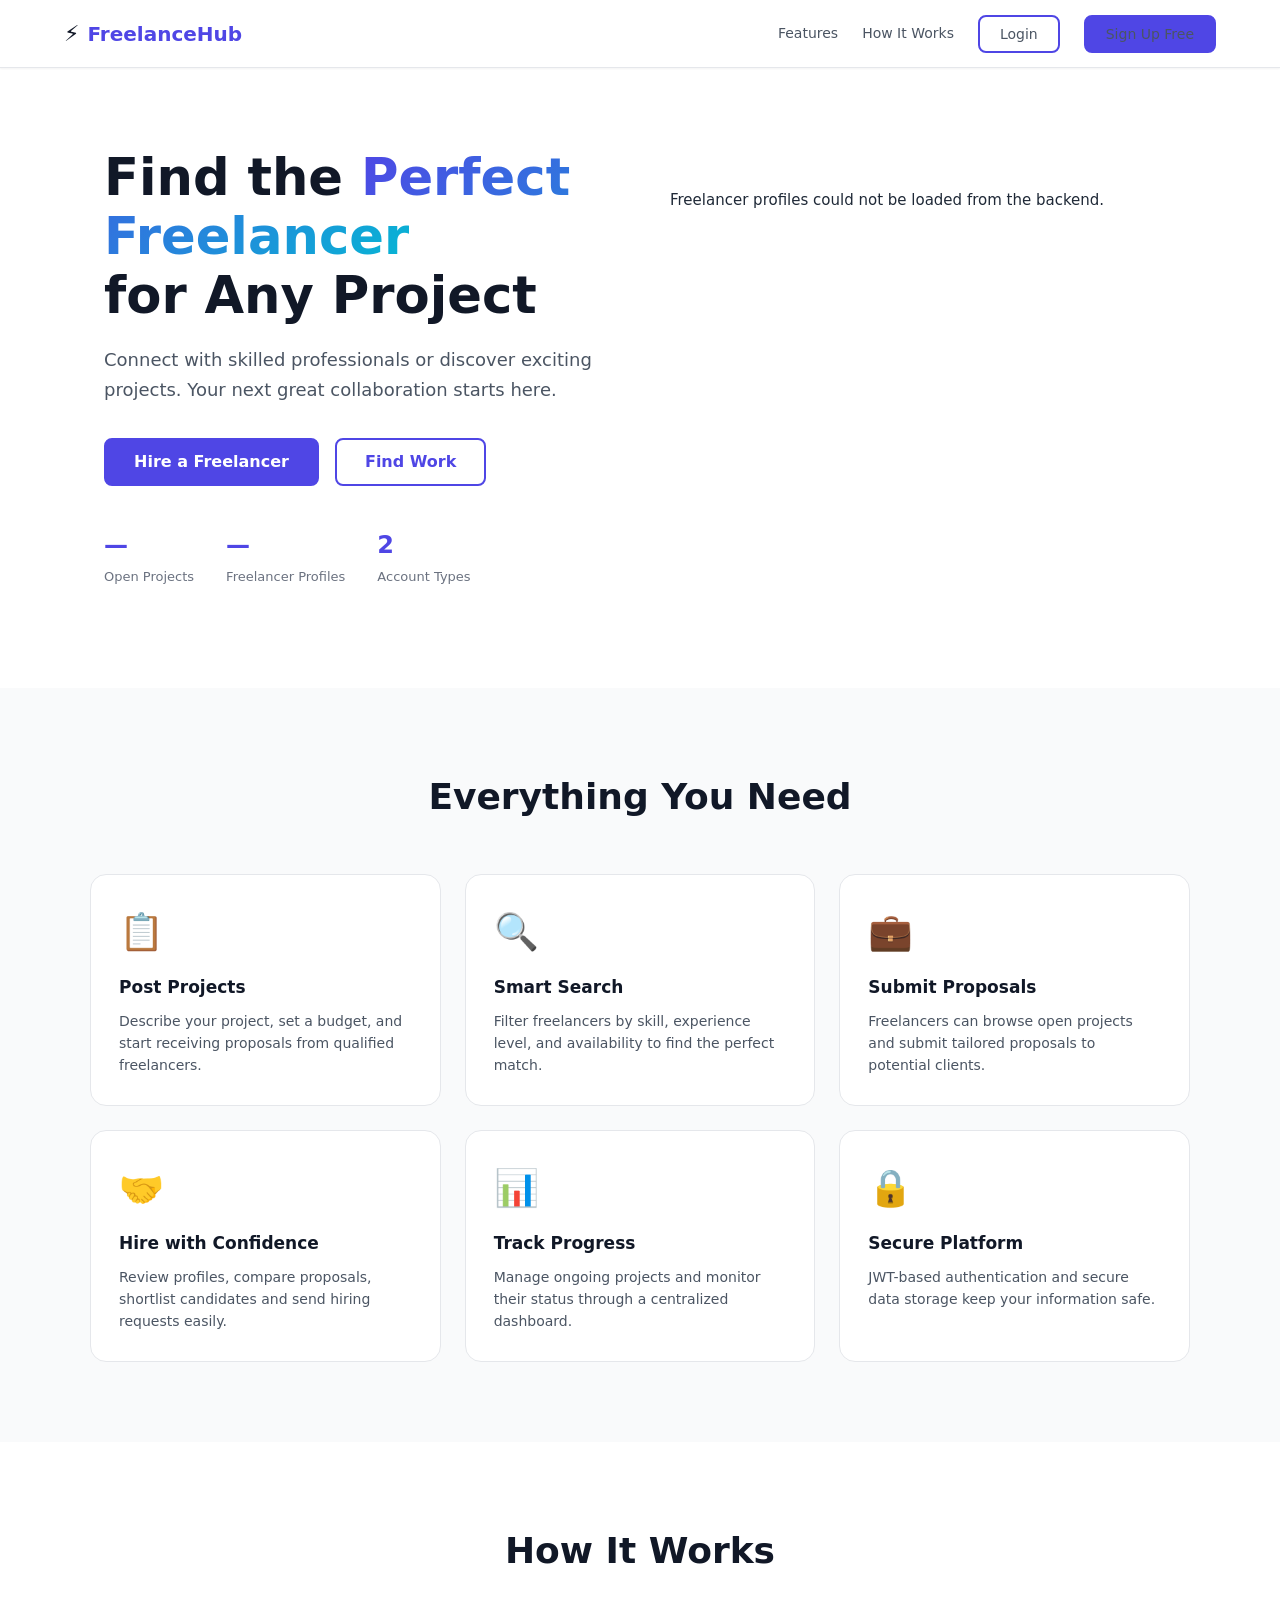
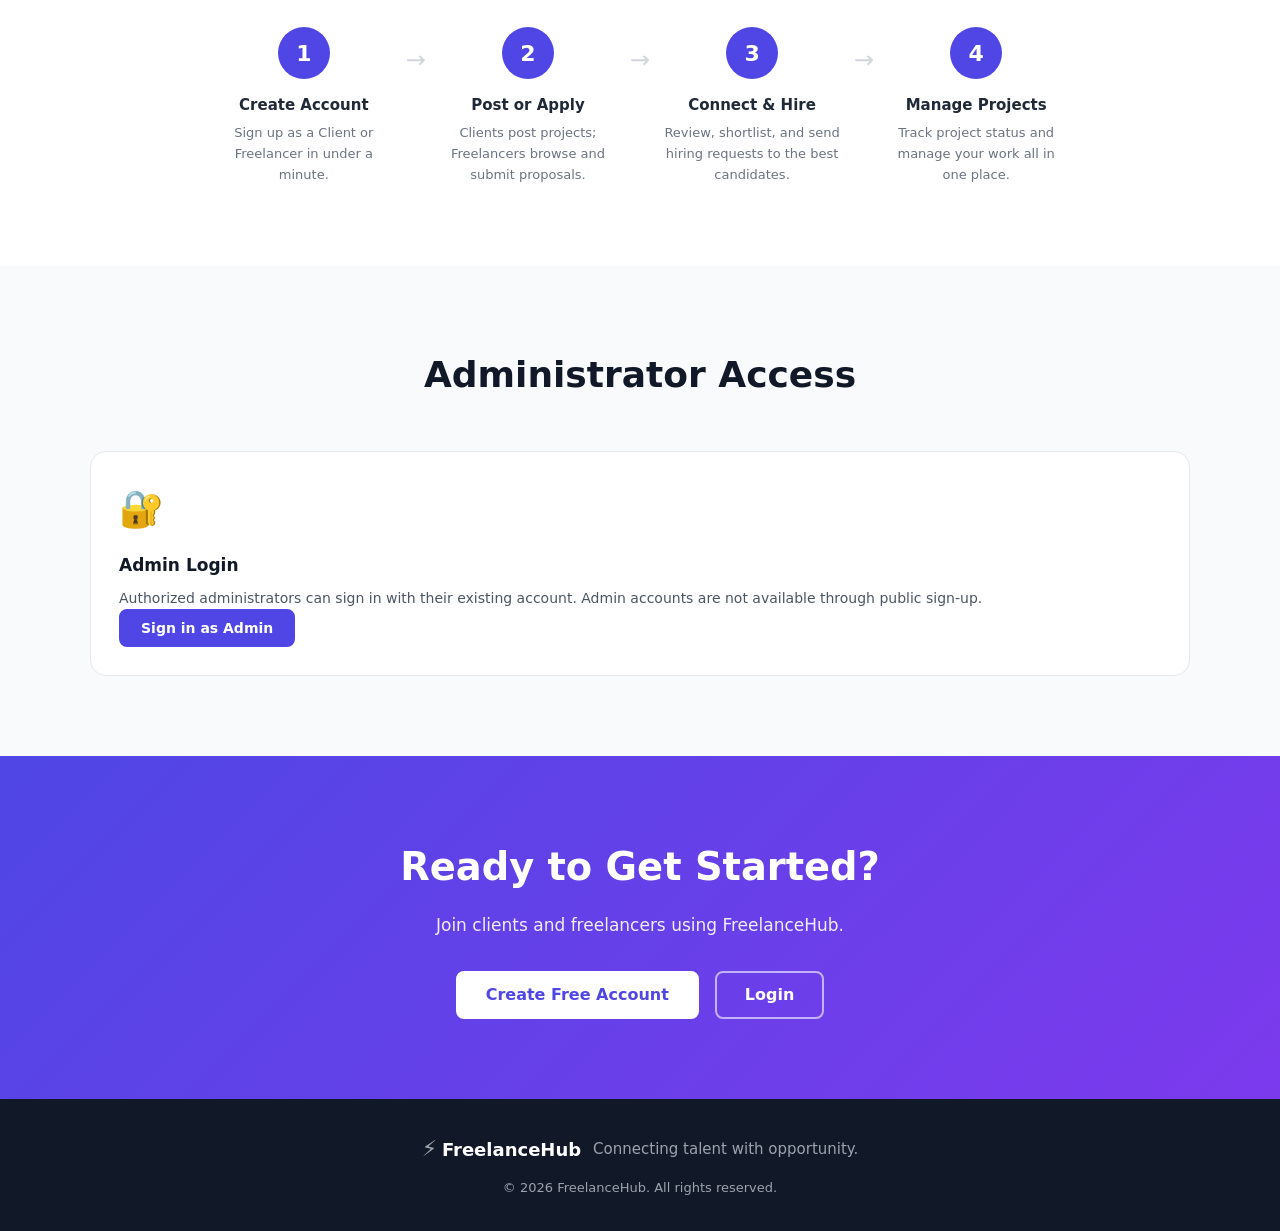
<file: frontend/index.html>
<!DOCTYPE html>
<html lang="en">
<head>
    <meta charset="UTF-8">
    <meta name="viewport" content="width=device-width, initial-scale=1.0">
    <title>FreelanceHub - Connect. Create. Collaborate.</title>
    <link rel="stylesheet" href="css/style.css">
    <link rel="stylesheet" href="css/landing.css">
</head>
<body class="landing-body">

    <!-- Navbar -->
    <nav class="navbar">
        <div class="nav-brand">
            <span class="brand-icon">⚡</span>
            <span class="brand-name">FreelanceHub</span>
        </div>
        <div class="nav-links">
            <a href="#features">Features</a>
            <a href="#how-it-works">How It Works</a>
            <a href="pages/login.html" class="btn btn-outline">Login</a>
            <a href="pages/signup.html" class="btn btn-primary">Sign Up Free</a>
        </div>
    </nav>
 
    <!-- Hero -->
    <section class="hero">
        <div class="hero-content">
            <h1>Find the <span class="highlight">Perfect Freelancer</span><br>for Any Project</h1>
            <p>Connect with skilled professionals or discover exciting projects. Your next great collaboration starts here.</p>
            <div class="hero-actions">
                <a href="pages/signup.html?role=CLIENT" class="btn btn-primary btn-lg">Hire a Freelancer</a>
                <a href="pages/signup.html?role=FREELANCER" class="btn btn-outline btn-lg">Find Work</a>
            </div>
            <div class="hero-stats">
                <div class="stat"><strong id="openProjectCount">—</strong><span>Open Projects</span></div>
                <div class="stat"><strong id="freelancerCount">—</strong><span>Freelancer Profiles</span></div>
                <div class="stat"><strong>2</strong><span>Account Types</span></div>
            </div>
        </div>
        <div class="hero-image" id="featuredFreelancers" aria-live="polite"></div>
    </section>

    <!-- Features -->
    <section class="features" id="features">
        <h2 class="section-title">Everything You Need</h2>
        <div class="features-grid">
            <div class="feature-card">
                <span class="feature-icon">📋</span>
                <h3>Post Projects</h3>
                <p>Describe your project, set a budget, and start receiving proposals from qualified freelancers.</p>
            </div>
            <div class="feature-card">
                <span class="feature-icon">🔍</span>
                <h3>Smart Search</h3>
                <p>Filter freelancers by skill, experience level, and availability to find the perfect match.</p>
            </div>
            <div class="feature-card">
                <span class="feature-icon">💼</span>
                <h3>Submit Proposals</h3>
                <p>Freelancers can browse open projects and submit tailored proposals to potential clients.</p>
            </div>
            <div class="feature-card">
                <span class="feature-icon">🤝</span>
                <h3>Hire with Confidence</h3>
                <p>Review profiles, compare proposals, shortlist candidates and send hiring requests easily.</p>
            </div>
            <div class="feature-card">
                <span class="feature-icon">📊</span>
                <h3>Track Progress</h3>
                <p>Manage ongoing projects and monitor their status through a centralized dashboard.</p>
            </div>
            <div class="feature-card">
                <span class="feature-icon">🔒</span>
                <h3>Secure Platform</h3>
                <p>JWT-based authentication and secure data storage keep your information safe.</p>
            </div>
        </div>
    </section>

    <!-- How It Works -->
    <section class="how-it-works" id="how-it-works">
        <h2 class="section-title">How It Works</h2>
        <div class="steps-grid">
            <div class="step">
                <div class="step-num">1</div>
                <h3>Create Account</h3>
                <p>Sign up as a Client or Freelancer in under a minute.</p>
            </div>
            <div class="step-arrow">→</div>
            <div class="step">
                <div class="step-num">2</div>
                <h3>Post or Apply</h3>
                <p>Clients post projects; Freelancers browse and submit proposals.</p>
            </div>
            <div class="step-arrow">→</div>
            <div class="step">
                <div class="step-num">3</div>
                <h3>Connect & Hire</h3>
                <p>Review, shortlist, and send hiring requests to the best candidates.</p>
            </div>
            <div class="step-arrow">→</div>
            <div class="step">
                <div class="step-num">4</div>
                <h3>Manage Projects</h3>
                <p>Track project status and manage your work all in one place.</p>
            </div>
        </div>
    </section>

    <!-- Admin access -->
    <section class="features" id="admin-login">
        <h2 class="section-title">Administrator Access</h2>
        <div class="features-grid">
            <div class="feature-card">
                <span class="feature-icon">🔐</span>
                <h3>Admin Login</h3>
                <p>Authorized administrators can sign in with their existing account. Admin accounts are not available through public sign-up.</p>
                <a href="pages/login.html" class="btn btn-primary">Sign in as Admin</a>
            </div>
        </div>
    </section>

    <!-- CTA -->
    <section class="cta-section">
        <h2>Ready to Get Started?</h2>
        <p>Join clients and freelancers using FreelanceHub.</p>
        <div class="cta-buttons">
            <a href="pages/signup.html" class="btn btn-white btn-lg">Create Free Account</a>
            <a href="pages/login.html" class="btn btn-outline-white btn-lg">Login</a>
        </div>
    </section>

    <!-- Footer -->
    <footer class="footer">
        <div class="footer-content">
            <div class="footer-brand">
                <span class="brand-icon">⚡</span>
                <span class="brand-name">FreelanceHub</span>
            </div>
            <p>Connecting talent with opportunity.</p>
        </div>
        <p class="footer-copy">© 2026 FreelanceHub. All rights reserved.</p>
    </footer>

    <script src="js/api.js"></script>
    <script src="js/landing.js"></script>
</body>
</html>
</file>
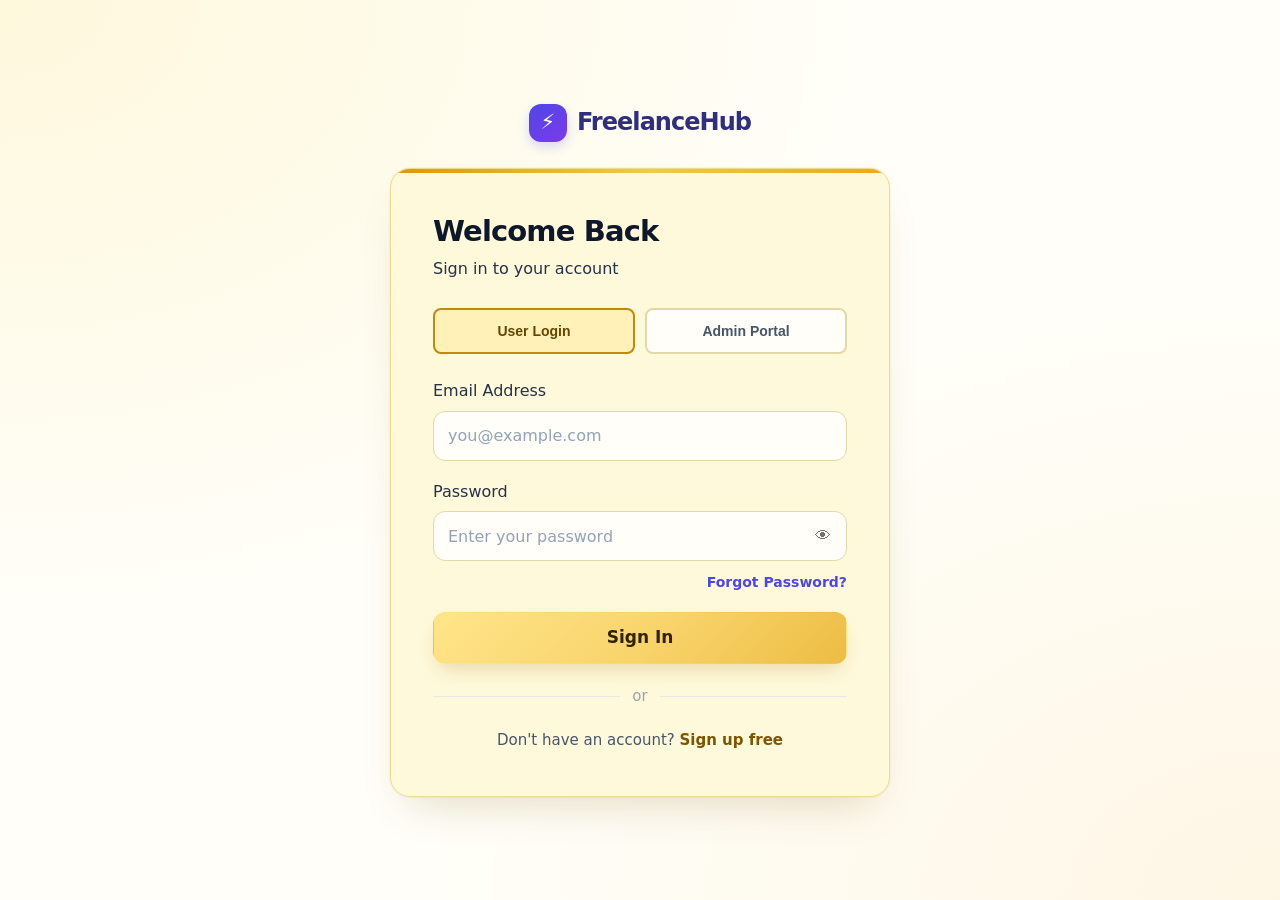
<file: frontend/pages/admin-dashboard.html>
<!DOCTYPE html>
<html lang="en">
<head>
    <meta charset="UTF-8">
    <meta name="viewport" content="width=device-width, initial-scale=1.0">
    <title>Admin Dashboard - FreelanceHub</title>
    <link rel="stylesheet" href="../css/style.css">
    <link rel="stylesheet" href="../css/dashboard.css">
</head>
<body class="app-body">
    <aside class="sidebar" id="sidebar">
        <div class="sidebar-brand">
            <span class="brand-icon">⚡</span>
            <span class="brand-name">FreelanceHub</span>
        </div>
        <nav class="sidebar-nav" aria-label="Admin navigation">
            <a href="#overview" class="nav-item active" data-section="overview">
                <span class="nav-icon">📊</span> Overview
            </a>
            <a href="#users" class="nav-item" data-section="manage-users">
                <span class="nav-icon">👥</span> Manage Users
            </a>
            <a href="#projects" class="nav-item" data-section="manage-projects">
                <span class="nav-icon">📁</span> Manage Projects
            </a>
        </nav>
        <div class="sidebar-footer">
            <div class="user-info">
                <div class="user-avatar" id="sidebarAvatar">A</div>
                <div>
                    <div class="user-name" id="sidebarName">Admin</div>
                    <div class="role-badge" id="activeRoleBadge">ADMIN</div>
                </div>
            </div>
            <button class="btn-logout" id="logoutButton" type="button">⇦ Logout</button>
        </div>
    </aside>

    <main class="main-content">
        <header class="topbar">
            <button class="menu-toggle" onclick="toggleSidebar()" aria-label="Toggle menu">☰</button>
            <h1 class="page-title" id="pageTitle">Overview</h1>
            <div class="topbar-right">
                <span class="welcome-text">Welcome, <strong id="topbarName">Admin</strong></span>
            </div>
        </header>

        <div id="adminAlert" class="alert hidden" role="alert" aria-live="polite"></div>

        <section class="content-section active" id="section-overview">
            <div class="stats-grid">
                <div class="stat-card">
                    <div class="stat-icon">👥</div>
                    <div class="stat-info">
                        <div class="stat-value" id="totalUsers">–</div>
                        <div class="stat-label">Total Users</div>
                    </div>
                </div>
                <div class="stat-card">
                    <div class="stat-icon">📁</div>
                    <div class="stat-info">
                        <div class="stat-value" id="totalProjects">–</div>
                        <div class="stat-label">Total Projects</div>
                    </div>
                </div>
                <div class="stat-card">
                    <div class="stat-icon">📝</div>
                    <div class="stat-info">
                        <div class="stat-value" id="totalProposals">–</div>
                        <div class="stat-label">Total Proposals</div>
                    </div>
                </div>
            </div>
            <div class="section-card">
                <div class="card-header">
                    <h2>Administration Overview</h2>
                </div>
                <p>Review platform activity and manage registered users and projects.</p>
            </div>
        </section>

        <section class="content-section" id="section-manage-users">
            <div class="section-card">
                <div class="card-header">
                    <h2>Registered Users</h2>
                </div>
                <div class="table-scroll">
                    <table class="admin-table">
                        <thead>
                            <tr>
                                <th scope="col">ID</th>
                                <th scope="col">Name</th>
                                <th scope="col">Email</th>
                                <th scope="col">Role</th>
                                <th scope="col">Action</th>
                            </tr>
                        </thead>
                        <tbody id="usersTableBody">
                            <tr><td colspan="5">Loading users…</td></tr>
                        </tbody>
                    </table>
                </div>
            </div>
        </section>

        <section class="content-section" id="section-manage-projects">
            <div class="section-card">
                <div class="card-header">
                    <h2>Posted Projects</h2>
                </div>
                <div class="table-scroll">
                    <table class="admin-table">
                        <thead>
                            <tr>
                                <th scope="col">Project ID</th>
                                <th scope="col">Title</th>
                                <th scope="col">Client</th>
                                <th scope="col">Freelancer</th>
                                <th scope="col">Client Budget</th>
                                <th scope="col">Freelancer Bid / Final Price</th>
                                <th scope="col">Status</th>
                                <th scope="col">Action</th>
                            </tr>
                        </thead>
                        <tbody id="projectsTableBody">
                            <tr><td colspan="8">Loading projects…</td></tr>
                        </tbody>
                    </table>
                </div>
            </div>
        </section>
    </main>

    <script src="../js/api.js"></script>
    <script src="../js/dashboard.js"></script>
    <script src="../js/admin-dashboard.js"></script>
</body>
</html>
</file>
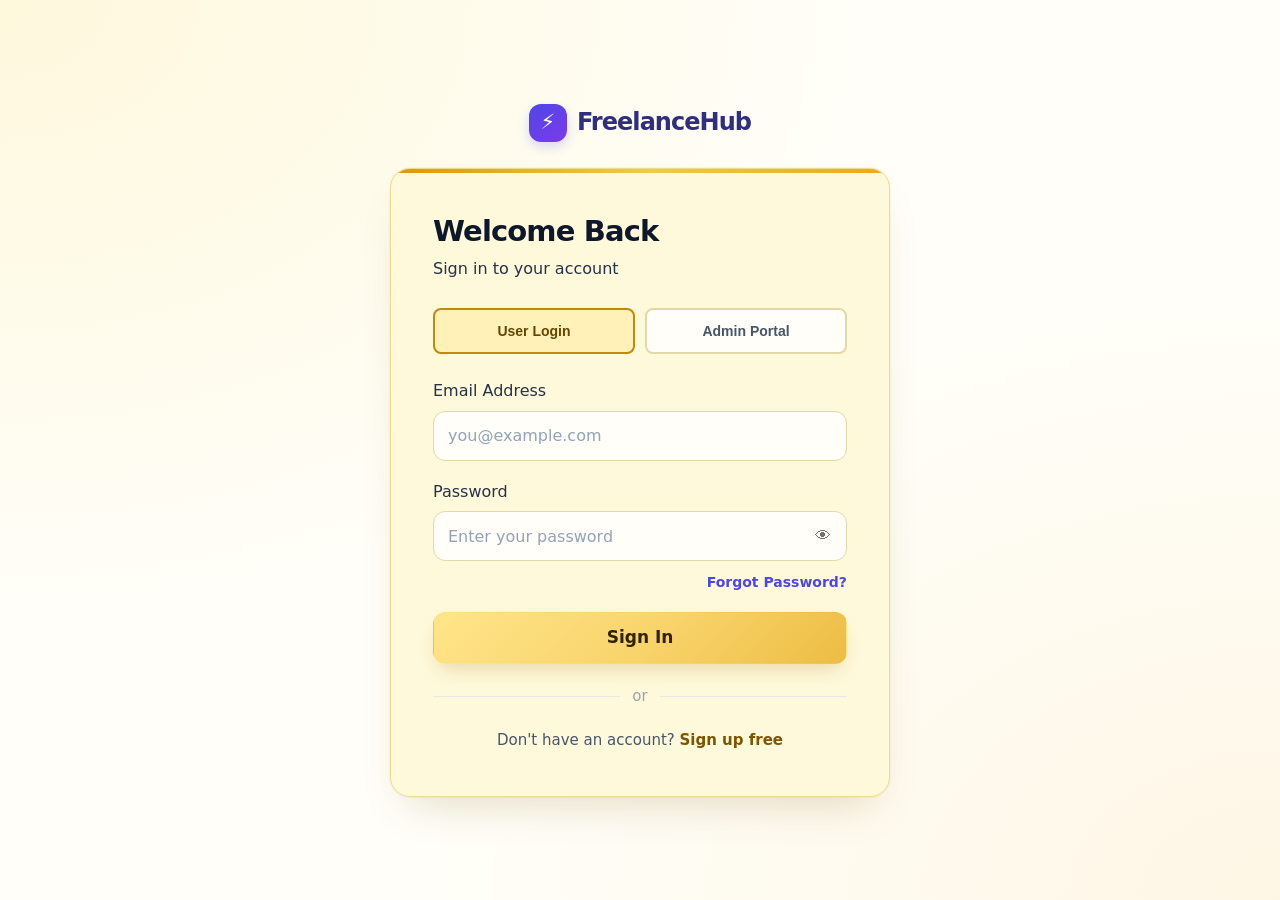
<file: frontend/pages/client-dashboard.html>
<!DOCTYPE html>
<html lang="en">
<head>
    <meta charset="UTF-8">
    <meta name="viewport" content="width=device-width, initial-scale=1.0">
    <title>Client Dashboard - FreelanceHub</title>
    <link rel="stylesheet" href="../css/style.css">
    <link rel="stylesheet" href="../css/dashboard.css">
</head>
<body class="app-body">

    <!-- Sidebar -->
    <aside class="sidebar" id="sidebar">
        <div class="sidebar-brand">
            <span class="brand-icon">⚡</span>
            <span class="brand-name">FreelanceHub</span>
        </div>
        <nav class="sidebar-nav">
            <a href="#" class="nav-item active" data-section="overview">
                <span class="nav-icon">📊</span> Overview
            </a>
            <a href="#" class="nav-item" data-section="post-project">
                <span class="nav-icon">➕</span> Post Project
            </a>
            <a href="#" class="nav-item" data-section="my-projects">
                <span class="nav-icon">📁</span> My Projects
            </a>
            <a href="#" class="nav-item" data-section="freelancers">
                <span class="nav-icon">👥</span> Browse Freelancers
            </a>
            <a href="#" class="nav-item" data-section="proposals">
                <span class="nav-icon">📝</span> View Proposals
            </a>
            <a href="#" class="nav-item" data-section="hiring">
                <span class="nav-icon">🤝</span> Hiring Requests
                <span class="nav-badge hidden" id="hiringBadge">0</span>
            </a>
            <a href="#" class="nav-item" data-section="payments">
                <span class="nav-icon">💳</span> Payments
            </a>
            <a href="#" class="nav-item" data-section="my-profile">
                <span class="nav-icon">👤</span> My Profile
            </a>
        </nav>
        <div class="sidebar-footer">
            <div class="user-info">
                <div class="user-avatar" id="sidebarAvatar">C</div>
                <div>
                    <div class="user-name" id="sidebarName">Client</div>
                    <div class="role-badge" id="activeRoleBadge">CLIENT</div>
                </div>
            </div>
            <button class="btn-logout" onclick="logout()">⇦ Logout</button>
        </div>
    </aside>

    <!-- Main Content -->
    <main class="main-content">
        <header class="topbar">
            <button class="menu-toggle" onclick="toggleSidebar()" aria-label="Toggle menu">☰</button>
            <h1 class="page-title" id="pageTitle">Overview</h1>
            <div class="topbar-right">
                <span class="welcome-text">Welcome, <strong id="topbarName">Client</strong></span>
            </div>
        </header>

        <!-- ── OVERVIEW ── -->
        <section class="content-section active" id="section-overview">
            <div class="stats-grid">
                <div class="stat-card">
                    <div class="stat-icon">📁</div>
                    <div class="stat-info">
                        <div class="stat-value" id="totalProjects">–</div>
                        <div class="stat-label">Total Projects</div>
                    </div>
                </div>
                <div class="stat-card">
                    <div class="stat-icon">🟢</div>
                    <div class="stat-info">
                        <div class="stat-value" id="openProjects">–</div>
                        <div class="stat-label">Open Projects</div>
                    </div>
                </div>
                <div class="stat-card">
                    <div class="stat-icon">🔄</div>
                    <div class="stat-info">
                        <div class="stat-value" id="inProgressProjects">–</div>
                        <div class="stat-label">In Progress</div>
                    </div>
                </div>
                <div class="stat-card">
                    <div class="stat-icon">🤝</div>
                    <div class="stat-info">
                        <div class="stat-value" id="totalHiring">–</div>
                        <div class="stat-label">Hiring Requests Sent</div>
                    </div>
                </div>
            </div>

            <div class="section-card">
                <div class="card-header">
                    <h2>Recent Projects</h2>
                    <button class="btn btn-primary btn-sm" onclick="showSection('post-project')">＋ New Project</button>
                </div>
                <div id="recentProjectsList" class="projects-list">
                    <div class="skeleton-list"></div>
                </div>
            </div>
        </section>

        <!-- ── MY PROFILE ── -->
        <section class="content-section" id="section-my-profile">
            <div class="section-card profile-details-card">
                <div class="profile-card-heading">
                    <div>
                        <p class="profile-eyebrow">YOUR ACCOUNT</p>
                        <h2>My Profile</h2>
                    </div>
                    <button type="button" class="btn btn-outline btn-sm" id="editAccountProfileBtn">Edit Profile</button>
                </div>
                <div id="accountProfileAlert" class="alert hidden" role="status" aria-live="polite"></div>
                <div class="profile-hero">
                    <div class="profile-avatar-wrap">
                        <div class="profile-avatar" id="accountProfileAvatar" aria-hidden="true">U</div>
                        <span class="profile-avatar-badge" aria-hidden="true">
                            <svg viewBox="0 0 24 24" focusable="false"><path d="M4 7h3l1.5-2h7L17 7h3v12H4z"/><circle cx="12" cy="13" r="3.5"/></svg>
                        </span>
                    </div>
                    <div class="profile-identity">
                        <div class="profile-identity-heading">
                            <h3 id="accountProfileDisplayName">Loading profile…</h3>
                            <span class="profile-role-badge" id="accountProfileRoleBadge">Client</span>
                        </div>
                        <p class="profile-display-email" id="accountProfileDisplayEmail"></p>
                        <p class="profile-identity-note">Your profile, all in one place.</p>
                    </div>
                </div>
                <form id="accountProfileForm" class="form-layout profile-details-form">
                    <div class="profile-fields-grid">
                        <div class="profile-field form-group">
                            <span class="profile-field-icon" aria-hidden="true">
                                <svg viewBox="0 0 24 24" focusable="false"><circle cx="12" cy="8" r="3.5"/><path d="M5 20c.5-3.5 3-5.5 7-5.5s6.5 2 7 5.5"/></svg>
                            </span>
                            <div class="profile-field-control">
                                <label for="accountProfileName">Name</label>
                                <input type="text" id="accountProfileName" maxlength="100" autocomplete="name" required disabled>
                            </div>
                        </div>
                        <div class="profile-field form-group">
                            <span class="profile-field-icon" aria-hidden="true">
                                <svg viewBox="0 0 24 24" focusable="false"><path d="M6.5 3.5h3l1.5 4-2 1.5a15 15 0 0 0 6 6l1.5-2 4 1.5v3c0 1.1-.9 2-2 2C10 19.5 4.5 14 4.5 5.5c0-1.1.9-2 2-2Z"/></svg>
                            </span>
                            <div class="profile-field-control">
                                <label for="accountProfilePhone">Phone Number</label>
                                <input type="tel" id="accountProfilePhone" maxlength="20" autocomplete="tel" disabled>
                            </div>
                        </div>
                        <div class="profile-field form-group profile-field-readonly">
                            <span class="profile-field-icon" aria-hidden="true">
                                <svg viewBox="0 0 24 24" focusable="false"><rect x="5" y="10" width="14" height="11" rx="2"/><path d="M8 10V7a4 4 0 1 1 8 0v3"/></svg>
                            </span>
                            <div class="profile-field-control">
                                <label for="accountProfileEmail">Email <span class="profile-readonly-label">READ ONLY</span></label>
                                <input type="email" id="accountProfileEmail" autocomplete="email" disabled>
                            </div>
                        </div>
                        <div class="profile-field form-group profile-field-bio">
                            <span class="profile-field-icon" aria-hidden="true">
                                <svg viewBox="0 0 24 24" focusable="false"><path d="M5 5.5h14v10H11l-5 4v-14Z"/><path d="M8 9h8M8 12h5"/></svg>
                            </span>
                            <div class="profile-field-control">
                                <label for="accountProfileBio">About / Bio</label>
                                <textarea id="accountProfileBio" rows="3" maxlength="2000" placeholder="A little about you…" disabled></textarea>
                            </div>
                        </div>
                    </div>
                    <div class="form-actions hidden" id="accountProfileActions">
                        <button type="submit" class="btn btn-primary" id="saveAccountProfileBtn">Save Changes</button>
                        <button type="button" class="btn btn-outline" id="cancelAccountProfileBtn">Cancel</button>
                    </div>
                </form>
            </div>
        </section>

        <!-- ── POST PROJECT ── -->
        <section class="content-section" id="section-post-project">
            <div class="section-card">
                <div class="card-header">
                    <h2>Post a New Project</h2>
                </div>
                <div id="projectFormAlert" class="alert hidden"></div>
                <form id="projectForm" class="form-layout">
                    <div class="form-group">
                        <label for="projTitle">Project Title *</label>
                        <input type="text" id="projTitle" placeholder="e.g. Build an E-Commerce Website" required>
                    </div>
                    <div class="form-group">
                        <label for="projDesc">Project Description *</label>
                        <textarea id="projDesc" rows="5" placeholder="Describe what you need in detail..." required></textarea>
                    </div>
                    <div class="form-row">
                        <div class="form-group">
                            <label for="projSkills">Required Skills</label>
                            <input type="text" id="projSkills" placeholder="e.g. React, Node.js, MySQL">
                        </div>
                        <div class="form-group">
                            <label for="projBudget">Budget (₹)</label>
                            <input type="number" id="projBudget" placeholder="e.g. 5000" min="0">
                        </div>
                    </div>
                    <div class="form-group">
                        <label for="projDeadline">Deadline</label>
                        <input type="date" id="projDeadline">
                    </div>
                    <div class="form-actions">
                        <button type="submit" class="btn btn-primary" id="postProjectBtn">Post Project</button>
                        <button type="reset" class="btn btn-outline">Clear</button>
                    </div>
                </form>
            </div>
        </section>

        <!-- ── MY PROJECTS ── -->
        <section class="content-section" id="section-my-projects">
            <div class="section-card">
                <div class="card-header">
                    <h2>My Projects</h2>
                    <button class="btn btn-primary btn-sm" onclick="showSection('post-project')">＋ Post New</button>
                </div>
                <div id="myProjectsList" class="projects-list" aria-live="polite">
                    <div class="skeleton-list"></div>
                </div>
            </div>
        </section>

        <!-- ── BROWSE FREELANCERS ── -->
        <section class="content-section" id="section-freelancers">
            <div class="section-card">
                <div class="card-header"><h2>Browse Freelancers</h2></div>
                <div class="search-bar">
                    <input type="text" id="freelancerSearch" placeholder="Search by skill or name..." aria-label="Search freelancers">
                    <button class="btn btn-primary" onclick="searchFreelancers()">Search</button>
                    <button class="btn btn-outline" onclick="loadAllFreelancers()">All</button>
                </div>
                <div id="freelancersList" class="freelancers-grid">
                    <div class="skeleton-grid"></div>
                </div>
            </div>
        </section>

        <!-- ── PROPOSALS ── -->
        <section class="content-section" id="section-proposals">
            <div class="section-card">
                <div class="card-header"><h2>View Proposals</h2></div>
                <div class="form-group" style="max-width:420px">
                    <label for="proposalProjectSelect">Select Project</label>
                    <select id="proposalProjectSelect" onchange="loadProposalsForProject(this.value)">
                        <option value="">-- Select a project --</option>
                    </select>
                </div>
                <div id="proposalsList" class="proposals-list"></div>
            </div>
        </section>

        <!-- ── HIRING REQUESTS ── -->
        <section class="content-section" id="section-hiring">
            <div class="section-card">
                <div class="card-header"><h2>Hiring Requests Sent</h2></div>
                <div id="hiringList" class="proposals-list">
                    <div class="skeleton-list"></div>
                </div>
            </div>
        </section>

        <!-- ── PAYMENTS ── -->
        <section class="content-section" id="section-payments">
            <div class="section-card">
                <div class="card-header">
                    <div>
                        <h2>Project Payments</h2>
                        <p class="payments-subtitle">Review invoices and manage payments to your freelancers.</p>
                    </div>
                </div>
                <div id="clientPaymentsList" class="payments-table-wrap">
                    <div class="skeleton-list"></div>
                </div>
            </div>
        </section>

    </main>

    <!-- ══ MODAL: Freelancer Detail + Hire ══ -->
    <div class="modal-overlay hidden" id="freelancerModal" role="dialog" aria-modal="true" aria-labelledby="fModalTitle">
        <div class="modal">
            <button class="modal-close" onclick="closeModal('freelancerModal')" aria-label="Close">✕</button>
            <div id="freelancerModalContent"></div>
        </div>
    </div>

    <!-- ══ MODAL: Edit Project ══ -->
    <div class="modal-overlay hidden" id="editProjectModal" role="dialog" aria-modal="true" aria-labelledby="editModalTitle">
        <div class="modal">
            <button class="modal-close" onclick="closeModal('editProjectModal')" aria-label="Close">✕</button>
            <h2 id="editModalTitle" style="margin-bottom:20px">Edit Project</h2>
            <div id="editProjectAlert" class="alert hidden"></div>
            <form id="editProjectForm" class="form-layout">
                <input type="hidden" id="editProjectId">
                <div class="form-group">
                    <label for="editProjTitle">Project Title *</label>
                    <input type="text" id="editProjTitle" required>
                </div>
                <div class="form-group">
                    <label for="editProjDesc">Description *</label>
                    <textarea id="editProjDesc" rows="4" required></textarea>
                </div>
                <div class="form-row">
                    <div class="form-group">
                        <label for="editProjSkills">Required Skills</label>
                        <input type="text" id="editProjSkills">
                    </div>
                    <div class="form-group">
                        <label for="editProjBudget">Budget (₹)</label>
                        <input type="number" id="editProjBudget" min="0">
                    </div>
                </div>
                <div class="form-group">
                    <label for="editProjDeadline">Deadline</label>
                    <input type="date" id="editProjDeadline">
                </div>
                <div class="form-group">
                    <label for="editProjectStatus">Status</label>
                    <select id="editProjectStatus">
                        <option value="OPEN">OPEN</option>
                        <option value="IN_PROGRESS">IN_PROGRESS</option>
                        <option value="SUBMITTED" disabled>SUBMITTED</option>
                        <option value="COMPLETED" disabled>COMPLETED</option>
                    </select>
                </div>
                <div class="form-actions">
                    <button type="submit" class="btn btn-primary" id="editProjectBtn">Save Changes</button>
                    <button type="button" class="btn btn-outline" onclick="closeModal('editProjectModal')">Cancel</button>
                </div>
            </form>
        </div>
    </div>

    <div class="modal-overlay hidden" id="paymentModal" role="dialog" aria-modal="true" aria-labelledby="paymentModalTitle">
        <div class="modal payment-modal">
            <button class="modal-close" onclick="closeModal('paymentModal')" aria-label="Close">✕</button>
            <span class="payment-modal-icon" aria-hidden="true">🔒</span>
            <h2 id="paymentModalTitle">Complete your payment</h2>
            <p class="payments-subtitle" id="paymentProjectTitle"></p>
            <div class="payment-checkout-amount" id="paymentAmount"></div>
            <div class="form-group">
                <label for="paymentMethodSelect">Payment method</label>
                <select id="paymentMethodSelect">
                    <option value="UPI">UPI</option>
                    <option value="NET_BANKING">Net Banking</option>
                    <option value="CARD">Card</option>
                </select>
            </div>
            <div class="form-actions">
                <button type="button" class="btn btn-primary" id="confirmPaymentBtn" onclick="confirmProjectPayment()">Pay Now</button>
                <button type="button" class="btn btn-outline" onclick="closeModal('paymentModal')">Cancel</button>
            </div>
            <p class="payment-demo-note">Demo checkout — no real payment will be processed.</p>
        </div>
    </div>

    <div class="modal-overlay hidden" id="receiptModal" role="dialog" aria-modal="true" aria-labelledby="receiptTitle">
        <div class="modal receipt-modal">
            <button class="modal-close" onclick="closeModal('receiptModal')" aria-label="Close">✕</button>
            <div class="receipt-success-icon" aria-hidden="true">✓</div>
            <p class="receipt-eyebrow">PAYMENT CONFIRMATION</p>
            <h2 id="receiptTitle">Payment receipt</h2>
            <p class="receipt-transaction" id="receiptTransactionId"></p>
            <div class="receipt-details">
                <div><span>Project</span><strong id="receiptProject"></strong></div>
                <div><span id="receiptPartyLabel">Paid To</span><strong id="receiptParty"></strong></div>
                <div><span>Amount</span><strong id="receiptAmount"></strong></div>
                <div><span>Payment method</span><strong id="receiptMethod"></strong></div>
                <div><span>Date &amp; time</span><strong id="receiptDate"></strong></div>
                <div><span>Status</span><strong class="receipt-status" id="receiptStatus"></strong></div>
            </div>
            <button type="button" class="btn btn-outline receipt-close-btn" onclick="closeModal('receiptModal')">Close</button>
        </div>
    </div>

    <script src="../js/api.js"></script>
    <script src="../js/dashboard.js"></script>
    <script src="../js/client.js"></script>
</body>
</html>
</file>
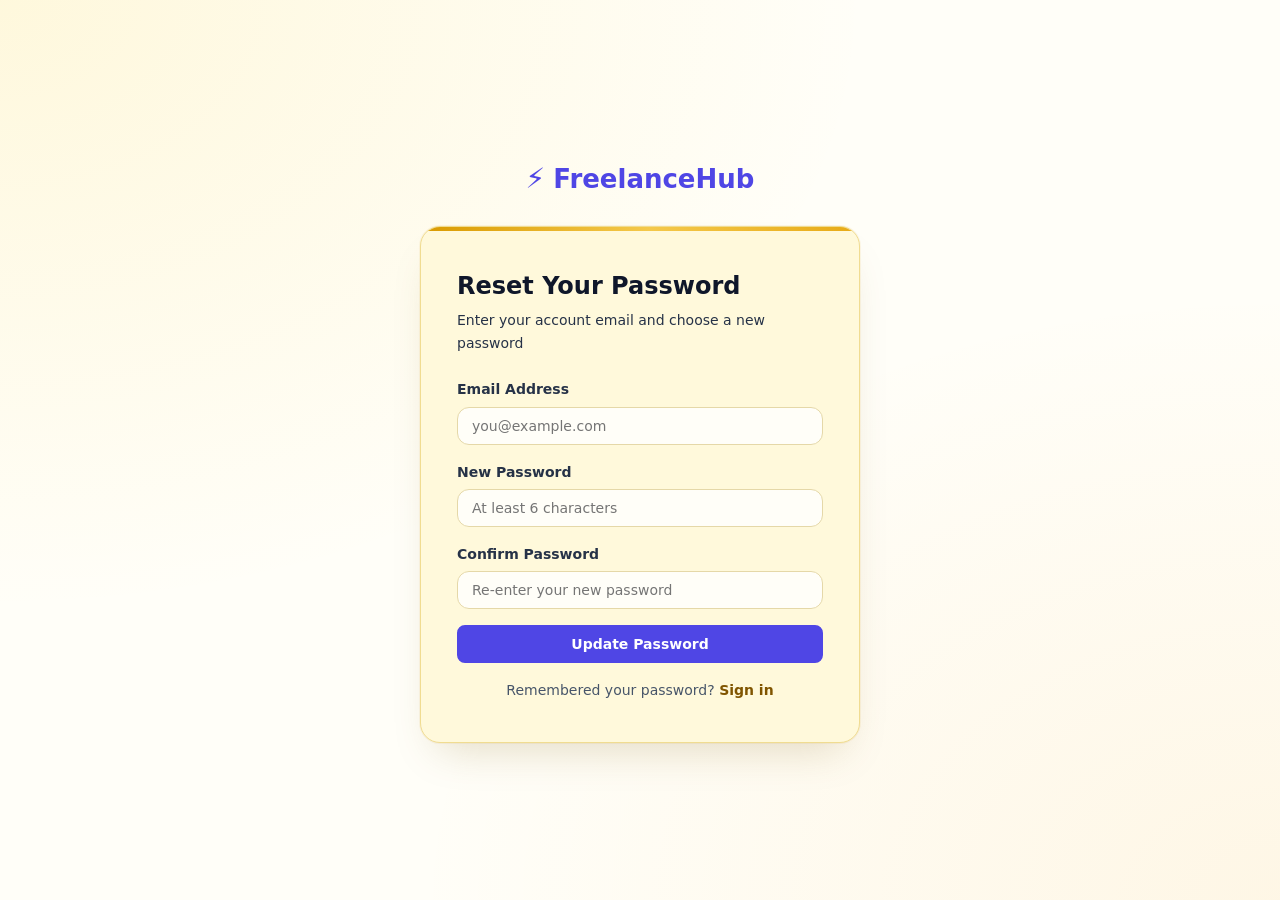
<file: frontend/pages/forgot-password.html>
<!DOCTYPE html>
<html lang="en">
<head>
    <meta charset="UTF-8">
    <meta name="viewport" content="width=device-width, initial-scale=1.0">
    <title>Forgot Password - FreelanceHub</title>
    <link rel="stylesheet" href="../css/style.css">
    <link rel="stylesheet" href="../css/auth.css">
</head>
<body class="auth-body">
    <div class="auth-container">
        <div class="auth-brand">
            <a href="../index.html">
                <span class="brand-icon">⚡</span>
                <span class="brand-name">FreelanceHub</span>
            </a>
        </div>

        <div class="auth-card">
            <h2>Reset Your Password</h2>
            <p class="auth-subtitle">Enter your account email and choose a new password</p>

            <div id="alert-box" class="alert hidden" role="status" aria-live="polite"></div>

            <form id="resetPasswordForm">
                <div class="form-group">
                    <label for="email">Email Address</label>
                    <input type="email" id="email" name="email" placeholder="you@example.com"
                           required autocomplete="email">
                </div>

                <div class="form-group">
                    <label for="newPassword">New Password</label>
                    <input type="password" id="newPassword" name="newPassword"
                           placeholder="At least 6 characters" required minlength="6"
                           autocomplete="new-password">
                </div>

                <div class="form-group">
                    <label for="confirmPassword">Confirm Password</label>
                    <input type="password" id="confirmPassword" name="confirmPassword"
                           placeholder="Re-enter your new password" required minlength="6"
                           autocomplete="new-password">
                </div>

                <button type="submit" class="btn btn-primary btn-full" id="resetPasswordBtn">
                    <span id="resetPasswordBtnText">Update Password</span>
                    <span id="resetPasswordSpinner" class="spinner hidden"></span>
                </button>
            </form>

            <p class="auth-switch">
                Remembered your password? <a href="login.html">Sign in</a>
            </p>
        </div>
    </div>

    <script src="../js/api.js"></script>
    <script>
        const form = document.getElementById('resetPasswordForm');
        const alertBox = document.getElementById('alert-box');

        function showResetAlert(message, type) {
            alertBox.textContent = message;
            alertBox.className = `alert ${type}`;
            alertBox.classList.remove('hidden');
        }

        form.addEventListener('submit', async (event) => {
            event.preventDefault();

            const email = document.getElementById('email').value.trim();
            const newPassword = document.getElementById('newPassword').value;
            const confirmPassword = document.getElementById('confirmPassword').value;
            const button = document.getElementById('resetPasswordBtn');
            const buttonText = document.getElementById('resetPasswordBtnText');
            const spinner = document.getElementById('resetPasswordSpinner');

            if (newPassword.length < 6) {
                showResetAlert('Your password must be at least 6 characters long.', 'error');
                return;
            }
            if (newPassword !== confirmPassword) {
                showResetAlert('The passwords do not match.', 'error');
                return;
            }

            button.disabled = true;
            buttonText.style.opacity = '0.5';
            spinner.classList.remove('hidden');
            alertBox.classList.add('hidden');

            try {
                const response = await fetch(`${API_BASE}/auth/reset-password`, {
                    method: 'POST',
                    headers: { 'Content-Type': 'application/json' },
                    body: JSON.stringify({ email, newPassword })
                });
                const result = await response.json();

                if (!response.ok) {
                    throw new Error(result.error || result.message || 'Unable to update your password.');
                }

                showResetAlert(result.message || 'Password updated successfully. You can now sign in.', 'success');
                form.reset();
            } catch (error) {
                showResetAlert(error.message || 'Unable to update your password. Please try again.', 'error');
            } finally {
                button.disabled = false;
                buttonText.style.opacity = '1';
                spinner.classList.add('hidden');
            }
        });
    </script>
</body>
</html>
</file>
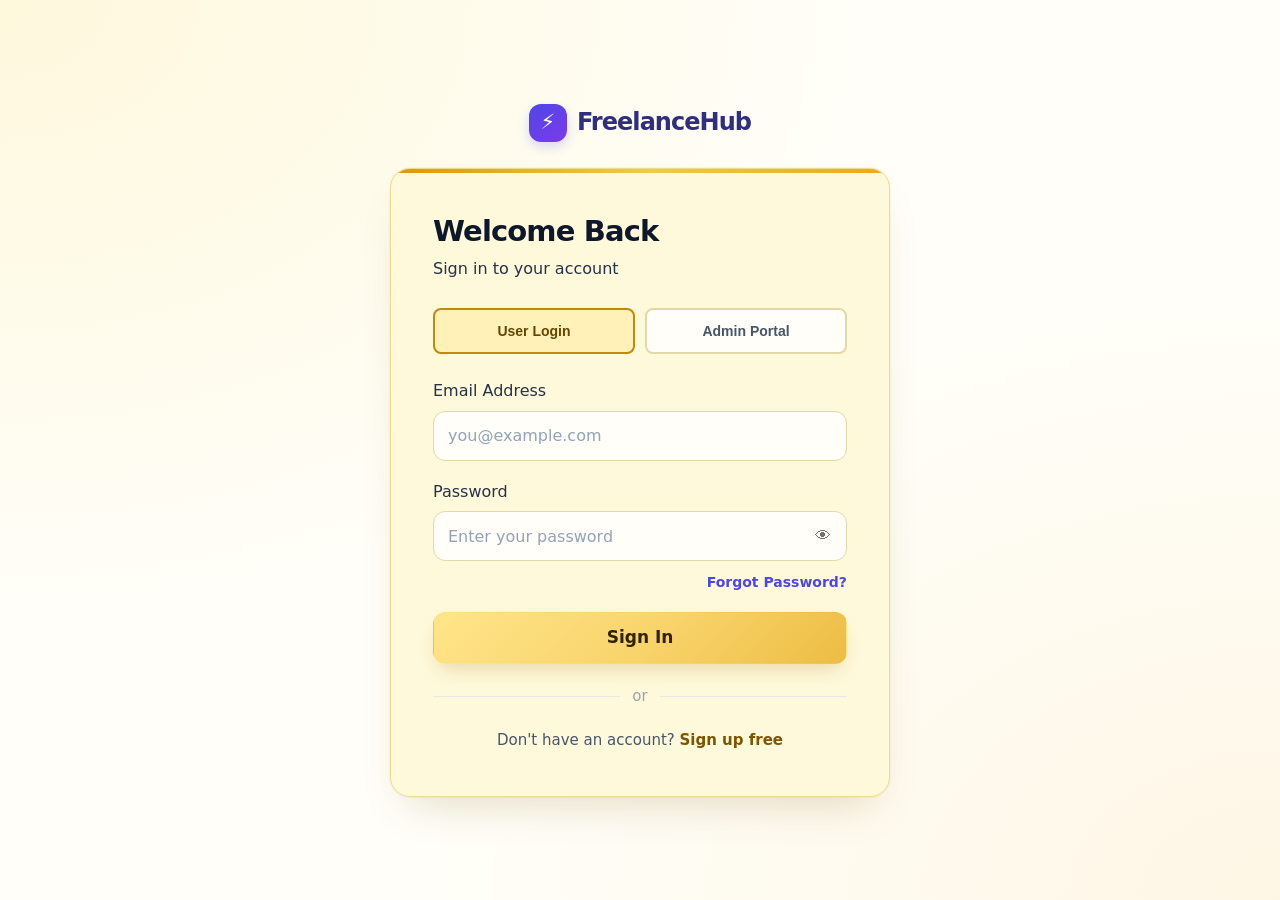
<file: frontend/pages/freelancer-dashboard.html>
<!DOCTYPE html>
<html lang="en">
<head>
    <meta charset="UTF-8">
    <meta name="viewport" content="width=device-width, initial-scale=1.0">
    <title>Freelancer Dashboard - FreelanceHub</title>
    <link rel="stylesheet" href="../css/style.css">
    <link rel="stylesheet" href="../css/dashboard.css">
</head>
<body class="app-body freelancer-dashboard">

    <!-- Sidebar -->
    <aside class="sidebar" id="sidebar">
        <div class="sidebar-brand">
            <span class="brand-icon">⚡</span>
            <span class="brand-name">FreelanceHub</span>
        </div>
        <nav class="sidebar-nav">
            <a href="#" class="nav-item active" data-section="overview">
                <span class="nav-icon">📊</span> Overview
            </a>
            <a href="#" class="nav-item" data-section="my-profile">
                <span class="nav-icon">👤</span> My Profile
            </a>
            <a href="#" class="nav-item" data-section="browse-projects">
                <span class="nav-icon">🔍</span> Browse Projects
            </a>
            <a href="#" class="nav-item" data-section="my-proposals">
                <span class="nav-icon">📝</span> My Proposals
            </a>
            <a href="#" class="nav-item" data-section="hiring-requests">
                <span class="nav-icon">🤝</span> Hiring Requests
                <span class="nav-badge hidden" id="hiringBadge">0</span>
            </a>
            <a href="#" class="nav-item" data-section="manage-projects">
                <span class="nav-icon">📁</span> Manage Projects
            </a>
            <a href="#" class="nav-item" data-section="payments">
                <span class="nav-icon">💳</span> Payments
            </a>
        </nav>
        <div class="sidebar-footer">
            <div class="user-info">
                <div class="user-avatar" id="sidebarAvatar">F</div>
                <div>
                    <div class="user-name" id="sidebarName">Freelancer</div>
                    <div class="role-badge" id="activeRoleBadge">FREELANCER</div>
                </div>
            </div>
            <button class="btn-logout" onclick="logout()">⇦ Logout</button>
        </div>
    </aside>

    <!-- Main Content -->
    <main class="main-content">
        <header class="topbar">
            <button class="menu-toggle" onclick="toggleSidebar()" aria-label="Toggle menu">☰</button>
            <h1 class="page-title" id="pageTitle">Overview</h1>
            <div class="topbar-right">
                <span class="welcome-text">Welcome, <strong id="topbarName">Freelancer</strong></span>
            </div>
        </header>

        <!-- ── OVERVIEW ── -->
        <section class="content-section active" id="section-overview">
            <div class="stats-grid">
                <div class="stat-card">
                    <div class="stat-icon">📝</div>
                    <div class="stat-info">
                        <div class="stat-value" id="totalProposals">–</div>
                        <div class="stat-label">Proposals Submitted</div>
                    </div>
                </div>
                <div class="stat-card">
                    <div class="stat-icon">✅</div>
                    <div class="stat-info">
                        <div class="stat-value" id="acceptedProposals">–</div>
                        <div class="stat-label">Accepted</div>
                    </div>
                </div>
                <div class="stat-card">
                    <div class="stat-icon">🤝</div>
                    <div class="stat-info">
                        <div class="stat-value" id="pendingHiring">–</div>
                        <div class="stat-label">Pending Requests</div>
                    </div>
                </div>
                <div class="stat-card">
                    <div class="stat-icon">🔍</div>
                    <div class="stat-info">
                        <div class="stat-value" id="openProjectsCount">–</div>
                        <div class="stat-label">Open Projects</div>
                    </div>
                </div>
            </div>

            <!-- Profile Completion Bar -->
            <div class="section-card" id="profileProgressCard">
                <div class="card-header">
                    <h2>Profile Completion</h2>
                    <button class="btn btn-outline btn-sm" onclick="showSection('my-profile')">Edit Profile</button>
                </div>
                <div class="progress-bar-wrap">
                    <div class="progress-bar" id="profileProgressBar" style="width:0%"></div>
                </div>
                <p class="progress-label" id="profileProgressLabel">Loading…</p>
                <div id="profileMissingFields" class="missing-fields"></div>
            </div>

            <div class="section-card">
                <div class="card-header">
                    <h2>Recent Hiring Requests</h2>
                    <button class="btn btn-primary btn-sm" onclick="showSection('hiring-requests')">View All</button>
                </div>
                <div id="recentHiringList" class="proposals-list">
                    <div class="skeleton-list"></div>
                </div>
            </div>
        </section>

        <!-- ── MY PROFILE ── -->
        <section class="content-section" id="section-my-profile">
            <div class="section-card profile-details-card">
                <div class="profile-card-heading">
                    <div>
                        <p class="profile-eyebrow">YOUR ACCOUNT</p>
                        <h2>My Profile</h2>
                    </div>
                    <button type="button" class="btn btn-outline btn-sm" id="editAccountProfileBtn">Edit Profile</button>
                </div>
                <div id="accountProfileAlert" class="alert hidden" role="status" aria-live="polite"></div>
                <div class="profile-hero">
                    <div class="profile-avatar-wrap">
                        <div class="profile-avatar" id="accountProfileAvatar" aria-hidden="true">U</div>
                        <span class="profile-avatar-badge" aria-hidden="true">
                            <svg viewBox="0 0 24 24" focusable="false"><path d="M4 7h3l1.5-2h7L17 7h3v12H4z"/><circle cx="12" cy="13" r="3.5"/></svg>
                        </span>
                    </div>
                    <div class="profile-identity">
                        <div class="profile-identity-heading">
                            <h3 id="accountProfileDisplayName">Loading profile…</h3>
                            <span class="profile-role-badge" id="accountProfileRoleBadge">Freelancer</span>
                        </div>
                        <p class="profile-display-email" id="accountProfileDisplayEmail"></p>
                        <p class="profile-identity-note">Your profile, all in one place.</p>
                    </div>
                </div>
                <form id="accountProfileForm" class="form-layout profile-details-form">
                    <div class="profile-fields-grid">
                        <div class="profile-field form-group">
                            <span class="profile-field-icon" aria-hidden="true">
                                <svg viewBox="0 0 24 24" focusable="false"><circle cx="12" cy="8" r="3.5"/><path d="M5 20c.5-3.5 3-5.5 7-5.5s6.5 2 7 5.5"/></svg>
                            </span>
                            <div class="profile-field-control">
                                <label for="accountProfileName">Name</label>
                                <input type="text" id="accountProfileName" maxlength="100" autocomplete="name" required disabled>
                            </div>
                        </div>
                        <div class="profile-field form-group">
                            <span class="profile-field-icon" aria-hidden="true">
                                <svg viewBox="0 0 24 24" focusable="false"><path d="M6.5 3.5h3l1.5 4-2 1.5a15 15 0 0 0 6 6l1.5-2 4 1.5v3c0 1.1-.9 2-2 2C10 19.5 4.5 14 4.5 5.5c0-1.1.9-2 2-2Z"/></svg>
                            </span>
                            <div class="profile-field-control">
                                <label for="accountProfilePhone">Phone Number</label>
                                <input type="tel" id="accountProfilePhone" maxlength="20" autocomplete="tel" disabled>
                            </div>
                        </div>
                        <div class="profile-field form-group profile-field-readonly">
                            <span class="profile-field-icon" aria-hidden="true">
                                <svg viewBox="0 0 24 24" focusable="false"><rect x="5" y="10" width="14" height="11" rx="2"/><path d="M8 10V7a4 4 0 1 1 8 0v3"/></svg>
                            </span>
                            <div class="profile-field-control">
                                <label for="accountProfileEmail">Email <span class="profile-readonly-label">READ ONLY</span></label>
                                <input type="email" id="accountProfileEmail" autocomplete="email" disabled>
                            </div>
                        </div>
                        <div class="profile-field form-group profile-field-bio">
                            <span class="profile-field-icon" aria-hidden="true">
                                <svg viewBox="0 0 24 24" focusable="false"><path d="M5 5.5h14v10H11l-5 4v-14Z"/><path d="M8 9h8M8 12h5"/></svg>
                            </span>
                            <div class="profile-field-control">
                                <label for="accountProfileBio">About / Bio</label>
                                <textarea id="accountProfileBio" rows="3" maxlength="2000" placeholder="A little about you…" disabled></textarea>
                            </div>
                        </div>
                    </div>
                    <div class="form-actions hidden" id="accountProfileActions">
                        <button type="submit" class="btn btn-primary" id="saveAccountProfileBtn">Save Changes</button>
                        <button type="button" class="btn btn-outline" id="cancelAccountProfileBtn">Cancel</button>
                    </div>
                </form>
            </div>
            <div class="section-card">
                <div class="card-header"><h2>My Professional Profile</h2></div>
                <div id="profileAlert" class="alert hidden"></div>
                <form id="profileForm" class="form-layout">
                    <div class="form-group">
                        <label for="profBio">Professional Bio</label>
                        <textarea id="profBio" rows="3" placeholder="Tell clients about yourself…"></textarea>
                    </div>
                    <div class="form-group">
                        <label for="profSkills">Skills <span class="hint">(comma-separated)</span></label>
                        <input type="text" id="profSkills" placeholder="e.g. Java, Spring Boot, React, MySQL">
                    </div>
                    <div class="form-row">
                        <div class="form-group">
                            <label for="profExperience">Experience</label>
                            <input type="text" id="profExperience" placeholder="e.g. 3 years in web development">
                        </div>
                        <div class="form-group">
                            <label for="profEducation">Education</label>
                            <input type="text" id="profEducation" placeholder="e.g. B.Tech Computer Science">
                        </div>
                    </div>
                    <div class="form-row">
                        <div class="form-group">
                            <label for="profPortfolio">Portfolio URL</label>
                            <input type="url" id="profPortfolio" placeholder="https://yourportfolio.com">
                        </div>
                        <div class="form-group">
                            <label for="profRate">Hourly Rate (₹)</label>
                            <input type="number" id="profRate" placeholder="e.g. 500" min="0">
                        </div>
                    </div>
                    <div class="form-row">
                        <div class="form-group">
                            <label for="profPhone">Phone</label>
                            <input type="tel" id="profPhone" placeholder="+91-9876543210">
                        </div>
                        <div class="form-group">
                            <label for="profLocation">Location</label>
                            <input type="text" id="profLocation" placeholder="e.g. Mumbai, India">
                        </div>
                    </div>
                    <div class="form-actions">
                        <button type="submit" class="btn btn-primary" id="saveProfileBtn">Save Profile</button>
                    </div>
                </form>
            </div>
        </section>

        <!-- ── BROWSE PROJECTS ── -->
        <section class="content-section" id="section-browse-projects">
            <div class="section-card">
                <div class="card-header"><h2>Browse Open Projects</h2></div>
                <div class="search-bar">
                    <input type="text" id="projectSearch" placeholder="Search by keyword or skill…" aria-label="Search projects">
                    <button class="btn btn-primary" onclick="searchProjects()">Search</button>
                    <button class="btn btn-outline" onclick="loadOpenProjects()">All</button>
                </div>
                <div id="openProjectsList" class="projects-list">
                    <div class="skeleton-list"></div>
                </div>
            </div>
        </section>

        <!-- ── MY PROPOSALS ── -->
        <section class="content-section" id="section-my-proposals">
            <div class="section-card">
                <div class="card-header"><h2>My Proposals</h2></div>
                <div id="myProposalsList" class="proposals-list">
                    <div class="skeleton-list"></div>
                </div>
            </div>
        </section>

        <!-- ── HIRING REQUESTS ── -->
        <section class="content-section" id="section-hiring-requests">
            <div class="section-card">
                <div class="card-header"><h2>Hiring Requests</h2></div>
                <div id="hiringRequestsList" class="proposals-list">
                    <div class="skeleton-list"></div>
                </div>
            </div>
        </section>

        <!-- ── MANAGE PROJECTS ── -->
        <section class="content-section" id="section-manage-projects">
            <div class="section-card">
                <div class="card-header"><h2>Manage Projects</h2></div>
                <div class="assigned-projects-grid">
                    <section class="assigned-project-column" aria-labelledby="activeProjectsHeading">
                        <h3 id="activeProjectsHeading">Active Projects</h3>
                        <div id="activeProjectsList" class="proposals-list">
                            <div class="skeleton-list"></div>
                        </div>
                    </section>
                    <section class="assigned-project-column" aria-labelledby="completedProjectsHeading">
                        <h3 id="completedProjectsHeading">Completed Projects</h3>
                        <div id="completedProjectsList" class="proposals-list">
                            <div class="skeleton-list"></div>
                        </div>
                    </section>
                </div>
            </div>
        </section>

        <!-- ── PAYMENTS ── -->
        <section class="content-section" id="section-payments">
            <div class="section-card">
                <div class="card-header">
                    <div>
                        <h2>Payment History</h2>
                        <p class="payments-subtitle">A detailed record of payments received from clients.</p>
                    </div>
                </div>
                <div class="earnings-summary">
                    <span class="earnings-summary-icon" aria-hidden="true">₹</span>
                    <div>
                        <span class="earnings-summary-label">Total Earnings</span>
                        <strong id="totalEarnings">₹0</strong>
                    </div>
                    <span class="earnings-summary-caption">Payments received</span>
                </div>
                <div id="freelancerPaymentsList" class="payments-table-wrap">
                    <div class="skeleton-list"></div>
                </div>
            </div>
        </section>

    </main>

    <!-- ══ MODAL: Submit Proposal ══ -->
    <div class="modal-overlay hidden" id="proposalModal" role="dialog" aria-modal="true" aria-labelledby="proposalModalTitle">
        <div class="modal">
            <button class="modal-close" onclick="closeModal('proposalModal')" aria-label="Close">✕</button>
            <h2 id="proposalModalTitle" style="margin-bottom:16px">Submit Proposal</h2>
            <div id="proposalProjectInfo" class="project-info-mini"></div>
            <div id="proposalAlert" class="alert hidden"></div>
            <form id="proposalForm" class="form-layout">
                <input type="hidden" id="proposalProjectId">
                <div class="form-group">
                    <label for="coverLetter">Cover Letter *</label>
                    <textarea id="coverLetter" rows="5" placeholder="Describe your approach, relevant experience and why you're the best fit…" required></textarea>
                    <span class="char-count" id="coverLetterCount">0 / 1000</span>
                </div>
                <div class="form-row">
                    <div class="form-group">
                        <label for="proposedBudget">Proposed Budget (₹)</label>
                        <input type="number" id="proposedBudget" placeholder="Your bid amount" min="0">
                    </div>
                    <div class="form-group">
                        <label for="estimatedDays">Estimated Days</label>
                        <input type="number" id="estimatedDays" placeholder="Number of days" min="1">
                    </div>
                </div>
                <div class="form-actions">
                    <button type="submit" class="btn btn-primary" id="submitProposalBtn">Submit Proposal</button>
                    <button type="button" class="btn btn-outline" onclick="closeModal('proposalModal')">Cancel</button>
                </div>
            </form>
        </div>
    </div>

    <!-- ══ MODAL: Project Detail ══ -->
    <div class="modal-overlay hidden" id="projectDetailModal" role="dialog" aria-modal="true" aria-labelledby="projDetailTitle">
        <div class="modal">
            <button class="modal-close" onclick="closeModal('projectDetailModal')" aria-label="Close">✕</button>
            <div id="projectDetailContent"></div>
        </div>
    </div>

    <div class="modal-overlay hidden" id="receiptModal" role="dialog" aria-modal="true" aria-labelledby="receiptTitle">
        <div class="modal receipt-modal">
            <button class="modal-close" onclick="closeModal('receiptModal')" aria-label="Close">✕</button>
            <div class="receipt-success-icon" aria-hidden="true">✓</div>
            <p class="receipt-eyebrow">PAYMENT CONFIRMATION</p>
            <h2 id="receiptTitle">Payment receipt</h2>
            <p class="receipt-transaction" id="receiptTransactionId"></p>
            <div class="receipt-details">
                <div><span>Project</span><strong id="receiptProject"></strong></div>
                <div><span id="receiptPartyLabel">Received From</span><strong id="receiptParty"></strong></div>
                <div><span>Amount</span><strong id="receiptAmount"></strong></div>
                <div><span>Payment method</span><strong id="receiptMethod"></strong></div>
                <div><span>Date &amp; time</span><strong id="receiptDate"></strong></div>
                <div><span>Status</span><strong class="receipt-status" id="receiptStatus"></strong></div>
            </div>
            <button type="button" class="btn btn-outline receipt-close-btn" onclick="closeModal('receiptModal')">Close</button>
        </div>
    </div>

    <script src="../js/api.js"></script>
    <script src="../js/dashboard.js"></script>
    <script src="../js/freelancer.js"></script>
</body>
</html>
</file>
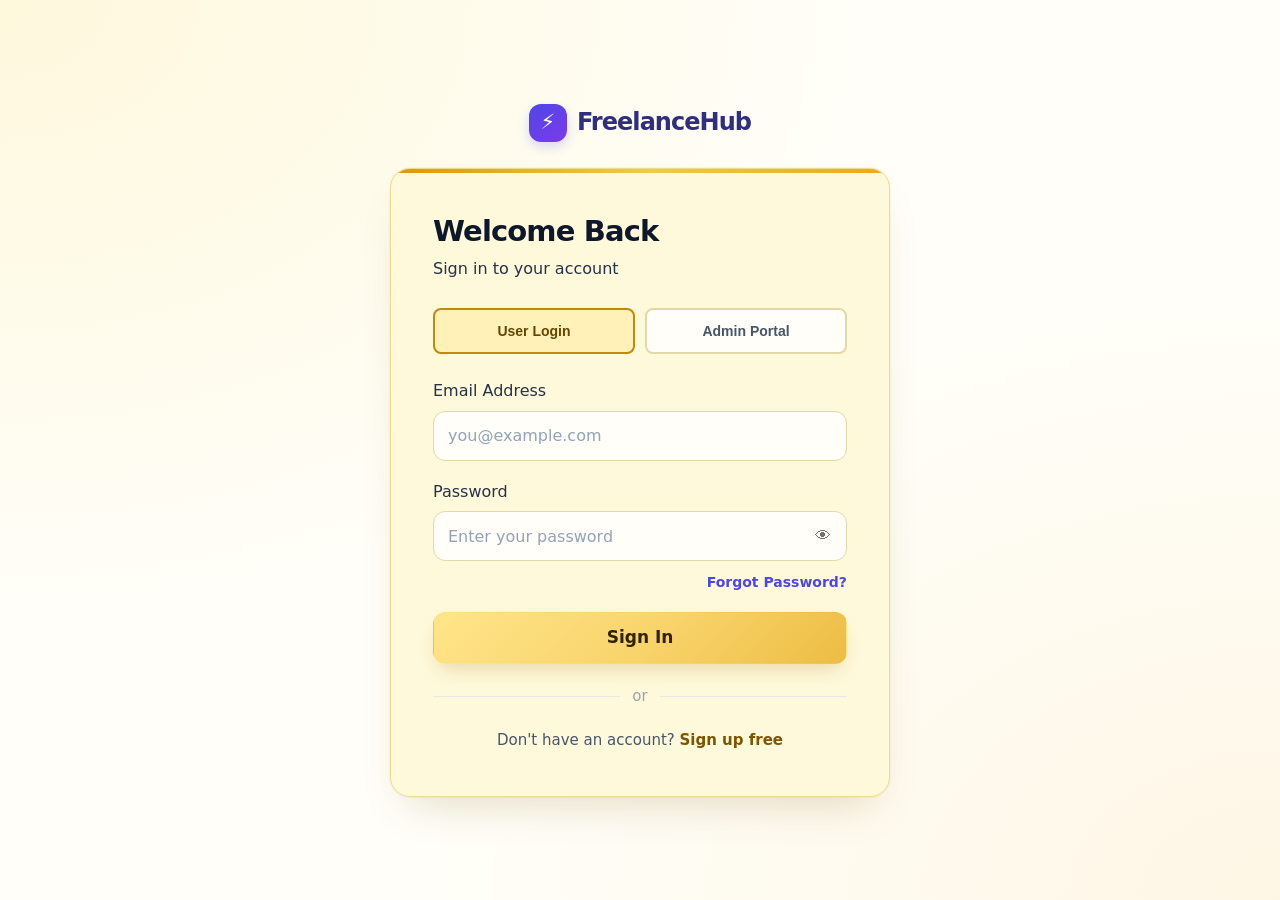
<file: frontend/pages/login.html>
<!DOCTYPE html>
<html lang="en">
<head>
    <meta charset="UTF-8">
    <meta name="viewport" content="width=device-width, initial-scale=1.0">
    <title>Login - FreelanceHub</title>
    <link rel="stylesheet" href="../css/style.css">
    <link rel="stylesheet" href="../css/auth.css">
</head>
<body class="auth-body login-page">

    <div class="auth-container">
        <div class="auth-brand">
            <a href="../index.html"><span class="brand-icon">⚡</span><span class="brand-name">FreelanceHub</span></a>
        </div>

        <div class="auth-card">
            <h2 id="loginHeading">Welcome Back</h2>
            <p class="auth-subtitle" id="loginSubtitle">Sign in to your account</p>

            <div class="login-portals" role="group" aria-label="Choose sign-in portal">
                <button type="button" class="role-btn active" id="userPortalButton" aria-pressed="true">
                    User Login
                </button>
                <button type="button" class="role-btn" id="adminPortalButton" aria-pressed="false">
                    Admin Portal
                </button>
            </div>

            <div id="alert-box" class="alert hidden"></div>

            <form id="loginForm">
                <div class="form-group">
                    <label for="email">Email Address</label>
                    <input type="email" id="email" name="email" placeholder="you@example.com" required autocomplete="username">
                </div>

                <div class="form-group">
                    <label for="password">Password</label>
                    <div class="input-with-icon">
                        <input type="password" id="password" name="password" placeholder="Enter your password" required autocomplete="current-password">
                        <button type="button" class="toggle-password" onclick="togglePassword('password')">👁</button>
                    </div>
                </div>

                <div class="forgot-password-link">
                    <a href="forgot-password.html">Forgot Password?</a>
                </div>

                <button type="submit" class="btn btn-primary btn-full" id="loginBtn">
                    <span id="loginBtnText">Sign In</span>
                    <span id="loginSpinner" class="spinner hidden"></span>
                </button>
            </form>

            <div class="auth-divider" id="loginDivider"><span>or</span></div>

            <p class="auth-switch" id="signupPrompt">
                Don't have an account? <a href="signup.html">Sign up free</a>
            </p>
            <p class="auth-switch hidden" id="adminPortalNote">
                Admin access is restricted to the configured administrator account.
            </p>
        </div>
    </div>

    <script src="../js/api.js"></script>
    <script src="../js/auth.js"></script>
    <script>
        const loginForm = document.getElementById('loginForm');
        const userPortalButton = document.getElementById('userPortalButton');
        const adminPortalButton = document.getElementById('adminPortalButton');
        let selectedPortal = new URLSearchParams(window.location.search).get('portal') === 'admin'
            ? 'ADMIN'
            : 'USER';

        function setLoginPortal(portal) {
            selectedPortal = portal;
            const isAdminPortal = portal === 'ADMIN';
            document.getElementById('loginHeading').textContent =
                isAdminPortal ? 'Admin Portal' : 'Welcome Back';
            document.getElementById('loginSubtitle').textContent =
                isAdminPortal ? 'Sign in to the administrator account' : 'Sign in to your account';
            document.getElementById('loginBtnText').textContent =
                isAdminPortal ? 'Admin Sign In' : 'Sign In';
            document.getElementById('signupPrompt').classList.toggle('hidden', isAdminPortal);
            document.getElementById('adminPortalNote').classList.toggle('hidden', !isAdminPortal);
            document.getElementById('loginDivider').classList.toggle('hidden', isAdminPortal);
            userPortalButton.classList.toggle('active', !isAdminPortal);
            adminPortalButton.classList.toggle('active', isAdminPortal);
            userPortalButton.setAttribute('aria-pressed', String(!isAdminPortal));
            adminPortalButton.setAttribute('aria-pressed', String(isAdminPortal));
            document.getElementById('alert-box').classList.add('hidden');
        }

        userPortalButton.addEventListener('click', () => setLoginPortal('USER'));
        adminPortalButton.addEventListener('click', () => setLoginPortal('ADMIN'));
        setLoginPortal(selectedPortal);

        loginForm.addEventListener('submit', async (e) => {
            e.preventDefault();
            await handleLogin(
                document.getElementById('email').value,
                document.getElementById('password').value,
                selectedPortal
            );
        });
    </script>
</body>
</html>
</file>
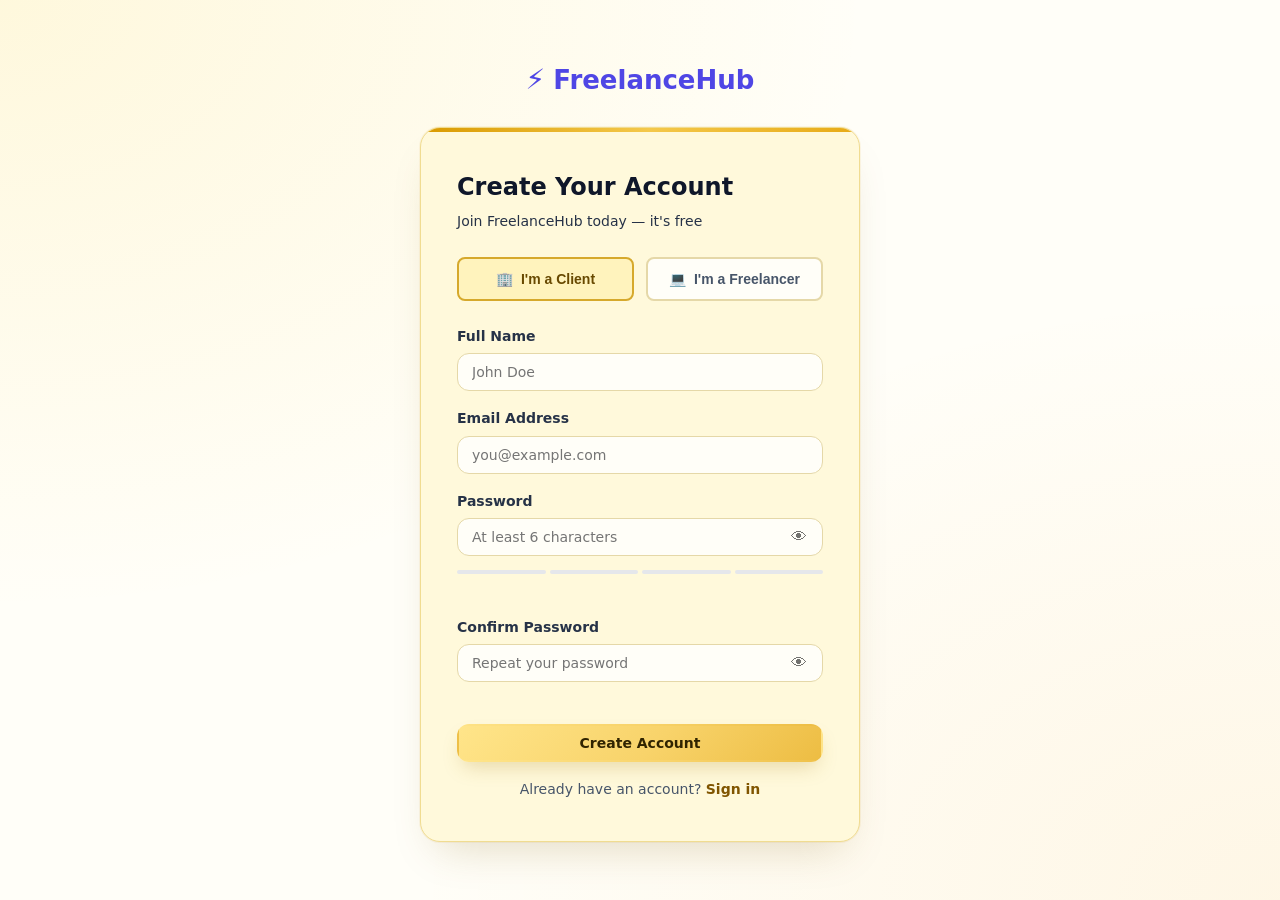
<file: frontend/pages/signup.html>
<!DOCTYPE html>
<html lang="en">
<head>
    <meta charset="UTF-8">
    <meta name="viewport" content="width=device-width, initial-scale=1.0">
    <title>Sign Up - FreelanceHub</title>
    <link rel="stylesheet" href="../css/style.css">
    <link rel="stylesheet" href="../css/auth.css">
    <style>
        /* Password strength meter */
        .strength-bar-wrap {
            display: flex;
            gap: 4px;
            margin-top: 8px;
        }
        .strength-seg {
            flex: 1;
            height: 4px;
            border-radius: 999px;
            background: var(--gray-200);
            transition: background 0.3s ease;
        }
        .strength-seg.weak   { background: var(--danger); }
        .strength-seg.fair   { background: var(--warning); }
        .strength-seg.good   { background: #3b82f6; }
        .strength-seg.strong { background: var(--success); }
        .strength-label {
            font-size: 12px;
            margin-top: 4px;
            font-weight: 600;
            min-height: 16px;
        }
        .strength-label.weak   { color: var(--danger); }
        .strength-label.fair   { color: var(--warning); }
        .strength-label.good   { color: #3b82f6; }
        .strength-label.strong { color: var(--success); }
        /* Match indicator */
        .match-indicator {
            font-size: 12px;
            margin-top: 4px;
            font-weight: 600;
            min-height: 16px;
        }
        .match-ok  { color: var(--success); }
        .match-err { color: var(--danger); }
    </style>
</head>
<body class="auth-body">

    <div class="auth-container">
        <div class="auth-brand">
            <a href="../index.html">
                <span class="brand-icon">⚡</span>
                <span class="brand-name">FreelanceHub</span>
            </a>
        </div>

        <div class="auth-card">
            <h2>Create Your Account</h2>
            <p class="auth-subtitle">Join FreelanceHub today — it's free</p>

            <!-- Role Toggle -->
            <div class="role-toggle">
                <button type="button" class="role-btn active" id="clientBtn" onclick="selectRole('CLIENT')">
                    <span>🏢</span> I'm a Client
                </button>
                <button type="button" class="role-btn" id="freelancerBtn" onclick="selectRole('FREELANCER')">
                    <span>💻</span> I'm a Freelancer
                </button>
            </div>
            <input type="hidden" id="selectedRole" value="CLIENT">

            <div id="alert-box" class="alert hidden"></div>

            <form id="signupForm" novalidate>
                <!-- Full Name -->
                <div class="form-group">
                    <label for="fullName">Full Name</label>
                    <input type="text" id="fullName" placeholder="John Doe" required autocomplete="name">
                </div>

                <!-- Email -->
                <div class="form-group">
                    <label for="email">Email Address</label>
                    <input type="email" id="email" placeholder="you@example.com" required autocomplete="email">
                </div>

                <!-- Password with strength -->
                <div class="form-group">
                    <label for="password">Password</label>
                    <div class="input-with-icon">
                        <input type="password" id="password" placeholder="At least 6 characters"
                               required minlength="6" autocomplete="new-password"
                               oninput="updateStrength(this.value)">
                        <button type="button" class="toggle-password"
                                onclick="togglePassword('password')" aria-label="Toggle password visibility">👁</button>
                    </div>
                    <!-- Strength bar (4 segments) -->
                    <div class="strength-bar-wrap" id="strengthBar" aria-hidden="true">
                        <div class="strength-seg" id="seg1"></div>
                        <div class="strength-seg" id="seg2"></div>
                        <div class="strength-seg" id="seg3"></div>
                        <div class="strength-seg" id="seg4"></div>
                    </div>
                    <div class="strength-label" id="strengthLabel"></div>
                </div>

                <!-- Confirm Password with match indicator -->
                <div class="form-group">
                    <label for="confirmPassword">Confirm Password</label>
                    <div class="input-with-icon">
                        <input type="password" id="confirmPassword" placeholder="Repeat your password"
                               required autocomplete="new-password"
                               oninput="checkMatch()">
                        <button type="button" class="toggle-password"
                                onclick="togglePassword('confirmPassword')" aria-label="Toggle confirm password visibility">👁</button>
                    </div>
                    <div class="match-indicator" id="matchIndicator"></div>
                </div>

                <button type="submit" class="btn btn-primary btn-full" id="signupBtn">
                    <span id="signupBtnText">Create Account</span>
                    <span id="signupSpinner" class="spinner hidden"></span>
                </button>
            </form>

            <p class="auth-switch">
                Already have an account? <a href="login.html">Sign in</a>
            </p>
        </div>
    </div>

    <script src="../js/api.js"></script>
    <script src="../js/auth.js"></script>
    <script>
        // Pre-select role from URL param
        const params = new URLSearchParams(window.location.search);
        if (params.get('role') === 'FREELANCER') selectRole('FREELANCER');

        // ---- Password strength ----
        function getStrength(pw) {
            let score = 0;
            if (pw.length >= 6)  score++;
            if (pw.length >= 10) score++;
            if (/[A-Z]/.test(pw) && /[a-z]/.test(pw)) score++;
            if (/[0-9]/.test(pw)) score++;
            if (/[^A-Za-z0-9]/.test(pw)) score = Math.min(4, score + 1);
            return Math.min(4, score);
        }

        const STRENGTH_LEVELS = [
            { label: '',         cls: ''       },
            { label: 'Weak',     cls: 'weak'   },
            { label: 'Fair',     cls: 'fair'   },
            { label: 'Good',     cls: 'good'   },
            { label: 'Strong 💪', cls: 'strong' },
        ];

        function updateStrength(pw) {
            const score = pw.length === 0 ? 0 : getStrength(pw);
            const lvl   = STRENGTH_LEVELS[score];
            const segs  = ['seg1','seg2','seg3','seg4'];

            segs.forEach((id, i) => {
                const el = document.getElementById(id);
                el.className = 'strength-seg';
                if (pw.length > 0 && i < score) el.classList.add(lvl.cls);
            });

            const lbl = document.getElementById('strengthLabel');
            lbl.textContent  = pw.length > 0 ? lvl.label : '';
            lbl.className    = `strength-label ${pw.length > 0 ? lvl.cls : ''}`;

            // Re-check match if confirm is already typed
            checkMatch();
        }

        function checkMatch() {
            const pw  = document.getElementById('password').value;
            const cpw = document.getElementById('confirmPassword').value;
            const ind = document.getElementById('matchIndicator');
            if (!cpw) { ind.textContent = ''; ind.className = 'match-indicator'; return; }
            if (pw === cpw) {
                ind.textContent = '✓ Passwords match';
                ind.className   = 'match-indicator match-ok';
            } else {
                ind.textContent = '✗ Passwords do not match';
                ind.className   = 'match-indicator match-err';
            }
        }

        // ---- Form submit ----
        document.getElementById('signupForm').addEventListener('submit', async (e) => {
            e.preventDefault();
            const fullName = document.getElementById('fullName').value.trim();
            const email    = document.getElementById('email').value.trim();
            const pw       = document.getElementById('password').value;
            const cpw      = document.getElementById('confirmPassword').value;
            const role     = document.getElementById('selectedRole').value;

            if (!fullName) { showAlert('Please enter your full name.'); return; }
            if (pw !== cpw) { showAlert('Passwords do not match.'); return; }
            if (getStrength(pw) < 1) { showAlert('Password is too weak. Use at least 6 characters.'); return; }

            await handleRegister(fullName, email, pw, role);
        });
    </script>
</body>
</html>
</file>
<file: frontend/css/style.css>
/* ============================================================
   FreelanceHub — Global Styles
   Single source of truth for all shared components.
   ============================================================ */

/* ── Reset ───────────────────────────────────────────────── */
*, *::before, *::after {
    box-sizing: border-box;
    margin: 0;
    padding: 0;
}

/* ── Design Tokens ───────────────────────────────────────── */
:root {
    /* Brand colours */
    --primary:       #4f46e5;
    --primary-dark:  #4338ca;
    --primary-light: #eef2ff;
    --secondary:     #06b6d4;
    --success:       #10b981;
    --warning:       #f59e0b;
    --danger:        #ef4444;

    /* Grays */
    --gray-50:  #f9fafb;
    --gray-100: #f3f4f6;
    --gray-200: #e5e7eb;
    --gray-300: #d1d5db;
    --gray-400: #9ca3af;
    --gray-500: #6b7280;
    --gray-600: #4b5563;
    --gray-700: #374151;
    --gray-800: #1f2937;
    --gray-900: #111827;
    --white:    #ffffff;

    /* Elevation */
    --shadow-sm: 0 1px 2px rgba(0,0,0,0.05);
    --shadow:    0 4px 6px -1px rgba(0,0,0,0.1),  0 2px 4px -1px rgba(0,0,0,0.06);
    --shadow-md: 0 10px 15px -3px rgba(0,0,0,0.1), 0 4px 6px -2px rgba(0,0,0,0.05);
    --shadow-lg: 0 20px 25px -5px rgba(0,0,0,0.1), 0 10px 10px -5px rgba(0,0,0,0.04);

    /* Border radii */
    --radius:    8px;
    --radius-lg: 12px;
    --radius-xl: 16px;

    /* Motion */
    --transition: all 0.2s ease;
}

/* ── Base ────────────────────────────────────────────────── */
body {
    font-family: 'Segoe UI', system-ui, -apple-system, sans-serif;
    font-size: 15px;
    color: var(--gray-800);
    line-height: 1.6;
    background: var(--gray-50);
}
a { text-decoration: none; color: var(--primary); }
a:hover { text-decoration: underline; }

/* ── Utility ─────────────────────────────────────────────── */
.hidden { display: none !important; }

/* ── Buttons ─────────────────────────────────────────────── */
.btn {
    display: inline-flex;
    align-items: center;
    justify-content: center;
    gap: 6px;
    padding: 10px 20px;
    border-radius: var(--radius);
    font-size: 14px;
    font-weight: 600;
    font-family: inherit;
    cursor: pointer;
    border: 2px solid transparent;
    transition: var(--transition);
    text-decoration: none;
    white-space: nowrap;
    line-height: 1;
}
.btn:hover  { text-decoration: none; transform: translateY(-1px); }
.btn:active { transform: translateY(0); }
.btn:disabled { opacity: 0.6; cursor: not-allowed; transform: none; }

.btn-primary      { background: var(--primary);  color: var(--white); border-color: var(--primary);  }
.btn-primary:hover { background: var(--primary-dark); border-color: var(--primary-dark); color: var(--white); }

.btn-outline      { background: transparent; color: var(--primary); border-color: var(--primary); }
.btn-outline:hover { background: var(--primary-light); color: var(--primary); }

.btn-outline-white      { background: transparent; color: var(--white); border-color: rgba(255,255,255,0.6); }
.btn-outline-white:hover { background: rgba(255,255,255,0.1); color: var(--white); }

.btn-white      { background: var(--white); color: var(--primary); border-color: var(--white); }
.btn-white:hover { background: var(--gray-100); color: var(--primary); }

.btn-success { background: var(--success); color: var(--white); border-color: var(--success); }
.btn-success:hover { filter: brightness(1.08); }

.btn-danger  { background: var(--danger);  color: var(--white); border-color: var(--danger);  }
.btn-danger:hover  { filter: brightness(1.08); }

.btn-sm   { padding: 6px 14px;   font-size: 13px; }
.btn-lg   { padding: 14px 28px;  font-size: 16px; }
.btn-full { width: 100%; }

/* ── Forms ───────────────────────────────────────────────── */
.form-layout { display: flex; flex-direction: column; }

.form-group {
    display: flex;
    flex-direction: column;
    gap: 6px;
    margin-bottom: 16px;
}
.form-group label {
    font-size: 14px;
    font-weight: 600;
    color: var(--gray-700);
}
.form-group input,
.form-group textarea,
.form-group select {
    padding: 10px 14px;
    border: 1.5px solid var(--gray-300);
    border-radius: var(--radius);
    font-size: 14px;
    color: var(--gray-800);
    background: var(--white);
    transition: var(--transition);
    font-family: inherit;
    width: 100%;
}
.form-group input:focus,
.form-group textarea:focus,
.form-group select:focus {
    outline: none;
    border-color: var(--primary);
    box-shadow: 0 0 0 3px rgba(79,70,229,0.1);
}
.form-group textarea { resize: vertical; min-height: 80px; }

.form-row {
    display: grid;
    grid-template-columns: 1fr 1fr;
    gap: 16px;
}
.form-actions {
    display: flex;
    gap: 12px;
    margin-top: 8px;
    flex-wrap: wrap;
}
.hint {
    font-weight: 400;
    color: var(--gray-500);
    font-size: 12px;
}

/* Password toggle */
.input-with-icon { position: relative; }
.input-with-icon input { padding-right: 44px; }
.toggle-password {
    position: absolute;
    right: 12px;
    top: 50%;
    transform: translateY(-50%);
    background: none;
    border: none;
    cursor: pointer;
    font-size: 16px;
    opacity: 0.55;
    transition: var(--transition);
    padding: 4px;
    line-height: 1;
}
.toggle-password:hover { opacity: 1; }

/* Status select (inside cards) */
.status-select {
    padding: 6px 10px;
    border: 1.5px solid var(--gray-300);
    border-radius: var(--radius);
    font-size: 13px;
    font-family: inherit;
    background: var(--white);
    cursor: pointer;
    transition: var(--transition);
}
.status-select:focus { outline: none; border-color: var(--primary); }

/* Char counter */
.char-count {
    font-size: 12px;
    color: var(--gray-400);
    text-align: right;
    display: block;
    margin-top: 4px;
    transition: color 0.2s;
}
.char-count.warn  { color: var(--warning); font-weight: 600; }
.char-count.limit { color: var(--danger);  font-weight: 700; }

/* ── Alerts ──────────────────────────────────────────────── */
.alert {
    padding: 12px 16px;
    border-radius: var(--radius);
    font-size: 14px;
    font-weight: 500;
    margin-bottom: 16px;
    border: 1px solid transparent;
}
.alert.success { background: #d1fae5; color: #065f46; border-color: #6ee7b7; }
.alert.error   { background: #fee2e2; color: #991b1b; border-color: #fca5a5; }
.alert.info    { background: #dbeafe; color: #1e40af; border-color: #93c5fd; }
.alert.warning { background: #fef3c7; color: #92400e; border-color: #fde68a; }

/* ── Badges ──────────────────────────────────────────────── */
.badge {
    display: inline-block;
    padding: 3px 10px;
    border-radius: 999px;
    font-size: 12px;
    font-weight: 600;
    white-space: nowrap;
}
.badge-success { background: #d1fae5; color: #065f46; }
.badge-warning { background: #fef3c7; color: #92400e; }
.badge-danger  { background: #fee2e2; color: #991b1b; }
.badge-info    { background: #dbeafe; color: #1e40af; }
.badge-gray    { background: var(--gray-200); color: var(--gray-700); }

/* Status-specific badge colours (used by statusBadge() in JS) */
.status-OPEN        { background: #d1fae5; color: #065f46; }
.status-IN_PROGRESS { background: #dbeafe; color: #1e40af; }
.status-COMPLETED   { background: var(--gray-100); color: var(--gray-700); }
.status-CLOSED      { background: #fef3c7; color: #92400e; }
.status-PENDING     { background: #fef3c7; color: #92400e; }
.status-ACCEPTED    { background: #d1fae5; color: #065f46; }
.status-REJECTED    { background: #fee2e2; color: #991b1b; }
.status-paid        { background: #d1fae5; color: #065f46; }
.status-pending     { background: #fef3c7; color: #92400e; }

/* ── Spinner ─────────────────────────────────────────────── */
.spinner {
    display: inline-block;
    width: 16px;
    height: 16px;
    border: 2px solid rgba(255,255,255,0.4);
    border-top-color: white;
    border-radius: 50%;
    animation: spin 0.7s linear infinite;
    vertical-align: middle;
    flex-shrink: 0;
}
@keyframes spin { to { transform: rotate(360deg); } }

/* ── Modals ──────────────────────────────────────────────── */
.modal-overlay {
    position: fixed;
    inset: 0;
    background: rgba(0,0,0,0.52);
    display: flex;
    align-items: center;
    justify-content: center;
    z-index: 1000;
    padding: 20px;
    backdrop-filter: blur(2px);
}
.modal {
    background: var(--white);
    border-radius: var(--radius-xl);
    padding: 32px;
    max-width: 620px;
    width: 100%;
    max-height: 90vh;
    overflow-y: auto;
    position: relative;
    box-shadow: var(--shadow-lg);
    animation: modalIn 0.2s ease;
}
@keyframes modalIn {
    from { opacity: 0; transform: scale(0.96) translateY(8px); }
    to   { opacity: 1; transform: scale(1)    translateY(0);   }
}
.modal-close {
    position: absolute;
    top: 14px;
    right: 14px;
    background: var(--gray-100);
    border: none;
    width: 32px;
    height: 32px;
    border-radius: 50%;
    cursor: pointer;
    font-size: 15px;
    display: flex;
    align-items: center;
    justify-content: center;
    transition: var(--transition);
    color: var(--gray-600);
}
.modal-close:hover { background: var(--gray-200); color: var(--gray-900); }

/* ── Cards ───────────────────────────────────────────────── */
.project-card,
.freelancer-card,
.proposal-card {
    background: var(--white);
    border: 1.5px solid var(--gray-200);
    border-radius: var(--radius-lg);
    padding: 20px;
    transition: var(--transition);
}
.project-card:hover,
.freelancer-card:hover {
    border-color: var(--primary);
    box-shadow: var(--shadow-md);
    transform: translateY(-2px);
}
.card-title {
    font-size: 16px;
    font-weight: 700;
    color: var(--gray-900);
    margin-bottom: 6px;
}
.card-meta {
    font-size: 13px;
    color: var(--gray-500);
    display: flex;
    flex-wrap: wrap;
    gap: 12px;
    margin-bottom: 10px;
    align-items: center;
}
.card-meta span { display: flex; align-items: center; gap: 4px; }
.card-desc {
    font-size: 14px;
    color: var(--gray-600);
    margin-bottom: 12px;
    line-height: 1.55;
}
.card-footer {
    display: flex;
    align-items: center;
    justify-content: space-between;
    flex-wrap: wrap;
    gap: 8px;
}

/* Skill tags */
.skills-tags { display: flex; flex-wrap: wrap; gap: 6px; margin-bottom: 10px; }
.skill-tag {
    background: var(--primary-light);
    color: var(--primary-dark);
    padding: 2px 10px;
    border-radius: 999px;
    font-size: 12px;
    font-weight: 500;
}

/* ── Empty state ─────────────────────────────────────────── */
.empty-state {
    text-align: center;
    padding: 48px 20px;
    color: var(--gray-500);
}
.empty-state .empty-icon { font-size: 48px; display: block; margin-bottom: 12px; }
.empty-state p { font-size: 15px; line-height: 1.5; }

/* ── Loading placeholder ─────────────────────────────────── */
.loading {
    text-align: center;
    padding: 40px;
    color: var(--gray-400);
    font-size: 14px;
}

/* ── Toast Notifications ─────────────────────────────────── */
#toast-container {
    position: fixed;
    bottom: 24px;
    right: 24px;
    display: flex;
    flex-direction: column;
    gap: 10px;
    z-index: 9999;
    pointer-events: none;
    max-width: 380px;
    width: calc(100vw - 48px);
}
.toast {
    display: flex;
    align-items: center;
    gap: 10px;
    padding: 13px 18px;
    border-radius: var(--radius-lg);
    font-size: 14px;
    font-weight: 500;
    box-shadow: var(--shadow-lg);
    pointer-events: all;
    opacity: 0;
    transform: translateY(16px);
    transition: opacity 0.3s ease, transform 0.3s ease;
    word-break: break-word;
}
.toast.show            { opacity: 1; transform: translateY(0); }
.toast-success { background: #d1fae5; color: #065f46; border: 1px solid #6ee7b7; }
.toast-error   { background: #fee2e2; color: #991b1b; border: 1px solid #fca5a5; }
.toast-info    { background: #dbeafe; color: #1e40af; border: 1px solid #93c5fd; }
.toast-icon    { font-size: 16px; flex-shrink: 0; }

/* ── Profile Completion Progress Bar ────────────────────── */
.progress-bar-wrap {
    height: 10px;
    background: var(--gray-200);
    border-radius: 999px;
    overflow: hidden;
    margin-bottom: 8px;
}
.progress-bar {
    height: 100%;
    border-radius: 999px;
    background: linear-gradient(90deg, var(--primary), var(--secondary));
    transition: width 0.7s cubic-bezier(.4,0,.2,1), background 0.4s ease;
    min-width: 0;
}
.progress-label {
    font-size: 13px;
    font-weight: 600;
    color: var(--gray-700);
    margin-bottom: 8px;
    display: block;
}
.missing-fields {
    display: flex;
    flex-wrap: wrap;
    gap: 6px;
    margin-top: 6px;
}
.missing-tag {
    background: #fef3c7;
    color: #92400e;
    border: 1px solid #fde68a;
    border-radius: 999px;
    font-size: 12px;
    padding: 2px 10px;
    font-weight: 500;
}

/* ── Skeleton Shimmer ────────────────────────────────────── */
@keyframes shimmer {
    0%   { background-position: -600px 0; }
    100% { background-position:  600px 0; }
}
.skeleton-card {
    background: var(--white);
    border: 1.5px solid var(--gray-200);
    border-radius: var(--radius-lg);
    padding: 20px;
    display: flex;
    flex-direction: column;
    gap: 12px;
}
.sk-line {
    border-radius: var(--radius);
    background: linear-gradient(
        90deg,
        var(--gray-200) 25%,
        var(--gray-100) 50%,
        var(--gray-200) 75%
    );
    background-size: 600px 100%;
    animation: shimmer 1.4s infinite linear;
}
.sk-line-title { height: 18px; width: 60%; }
.sk-line-sm    { height: 13px; width: 40%; }
.sk-line-full  { height: 13px; width: 100%; }
.sk-line-3q    { height: 13px; width: 75%; }
.sk-badge {
    height: 22px;
    width: 76px;
    border-radius: 999px;
    background: linear-gradient(
        90deg,
        var(--gray-200) 25%,
        var(--gray-100) 50%,
        var(--gray-200) 75%
    );
    background-size: 600px 100%;
    animation: shimmer 1.4s infinite linear;
    flex-shrink: 0;
}
/* Pre-built skeleton list/grid wrappers */
.skeleton-list { display: flex; flex-direction: column; gap: 14px; }
.skeleton-grid {
    display: grid;
    grid-template-columns: repeat(auto-fill, minmax(280px, 1fr));
    gap: 16px;
}

/* ── Notification badge (sidebar) ────────────────────────── */
.nav-badge {
    margin-left: auto;
    background: var(--danger);
    color: var(--white);
    font-size: 11px;
    font-weight: 700;
    min-width: 20px;
    height: 20px;
    border-radius: 999px;
    display: inline-flex;
    align-items: center;
    justify-content: center;
    padding: 0 5px;
    animation: pulse-badge 2s ease-in-out infinite;
    flex-shrink: 0;
}
@keyframes pulse-badge {
    0%, 100% { transform: scale(1);    }
    50%       { transform: scale(1.15); }
}

/* ── Responsive ──────────────────────────────────────────── */
@media (max-width: 640px) {
    .form-row     { grid-template-columns: 1fr; }
    .form-actions { flex-direction: column; }
    .btn-lg       { padding: 12px 20px; font-size: 15px; }
    .modal        { padding: 24px 16px; }
    #toast-container { bottom: 16px; right: 16px; }
}
</file>
<file: frontend/css/landing.css>
/* ============================================================
   Landing Page Styles
   ============================================================ */

.landing-body {
    background: var(--white);
}

/* ---- Navbar ---- */
.navbar {
    position: sticky;
    top: 0;
    z-index: 100;
    display: flex;
    align-items: center;
    justify-content: space-between;
    padding: 0 5%;
    height: 68px;
    background: rgba(255,255,255,0.95);
    backdrop-filter: blur(8px);
    border-bottom: 1px solid var(--gray-200);
    box-shadow: var(--shadow-sm);
}
.nav-brand {
    display: flex;
    align-items: center;
    gap: 8px;
    text-decoration: none;
    color: var(--gray-900);
}
.brand-icon { font-size: 22px; }
.brand-name { font-size: 20px; font-weight: 800; color: var(--primary); }
.nav-links {
    display: flex;
    align-items: center;
    gap: 24px;
}
.nav-links a {
    font-size: 14px;
    font-weight: 500;
    color: var(--gray-600);
    text-decoration: none;
    transition: var(--transition);
}
.nav-links a:hover { color: var(--primary); text-decoration: none; }

/* ---- Hero ---- */
.hero {
    display: grid;
    grid-template-columns: 1fr 1fr;
    align-items: center;
    gap: 60px;
    padding: 80px 5% 100px;
    max-width: 1200px;
    margin: 0 auto;
}
.hero-content h1 {
    font-size: clamp(32px, 4vw, 52px);
    font-weight: 900;
    line-height: 1.15;
    color: var(--gray-900);
    margin-bottom: 20px;
}
.highlight {
    background: linear-gradient(135deg, var(--primary), var(--secondary));
    -webkit-background-clip: text;
    -webkit-text-fill-color: transparent;
    background-clip: text;
}
.hero-content p {
    font-size: 18px;
    color: var(--gray-600);
    margin-bottom: 32px;
    line-height: 1.7;
}
.hero-actions {
    display: flex;
    gap: 16px;
    flex-wrap: wrap;
    margin-bottom: 40px;
}
.hero-stats {
    display: flex;
    gap: 32px;
    flex-wrap: wrap;
}
.stat strong {
    display: block;
    font-size: 24px;
    font-weight: 800;
    color: var(--primary);
}
.stat span {
    font-size: 13px;
    color: var(--gray-500);
}

/* ---- Hero Cards ---- */
.hero-image {
    position: relative;
    height: 360px;
}
.hero-card {
    position: absolute;
    background: var(--white);
    border-radius: var(--radius-xl);
    padding: 16px 20px;
    display: flex;
    align-items: center;
    gap: 12px;
    box-shadow: var(--shadow-lg);
    border: 1.5px solid var(--gray-200);
    min-width: 220px;
    animation: float 3s ease-in-out infinite;
}
.hero-card p { font-size: 12px; color: var(--gray-500); margin: 0; }
.hero-card strong { font-size: 14px; color: var(--gray-900); }
.card-avatar { font-size: 28px; }
.card-1 { top: 0; left: 0; animation-delay: 0s; }
.card-2 { top: 120px; right: 0; animation-delay: 1s; }
.card-3 { bottom: 0; left: 40px; animation-delay: 2s; }
@keyframes float {
    0%, 100% { transform: translateY(0); }
    50% { transform: translateY(-8px); }
}

/* ---- Sections ---- */
.section-title {
    text-align: center;
    font-size: clamp(24px, 3vw, 36px);
    font-weight: 800;
    color: var(--gray-900);
    margin-bottom: 48px;
}

/* ---- Features ---- */
.features {
    background: var(--gray-50);
    padding: 80px 5%;
}
.features-grid {
    max-width: 1100px;
    margin: 0 auto;
    display: grid;
    grid-template-columns: repeat(auto-fit, minmax(280px, 1fr));
    gap: 24px;
}
.feature-card {
    background: var(--white);
    border-radius: var(--radius-xl);
    padding: 28px;
    border: 1.5px solid var(--gray-200);
    transition: var(--transition);
}
.feature-card:hover {
    border-color: var(--primary);
    transform: translateY(-4px);
    box-shadow: var(--shadow-md);
}
.feature-icon { font-size: 36px; display: block; margin-bottom: 14px; }
.feature-card h3 { font-size: 17px; font-weight: 700; margin-bottom: 8px; color: var(--gray-900); }
.feature-card p  { font-size: 14px; color: var(--gray-600); line-height: 1.6; }

/* ---- How It Works ---- */
.how-it-works {
    padding: 80px 5%;
    background: var(--white);
}
.steps-grid {
    max-width: 1000px;
    margin: 0 auto;
    display: flex;
    align-items: flex-start;
    justify-content: center;
    gap: 12px;
    flex-wrap: wrap;
}
.step {
    text-align: center;
    max-width: 180px;
    flex: 1;
    min-width: 140px;
}
.step-num {
    width: 52px;
    height: 52px;
    border-radius: 50%;
    background: var(--primary);
    color: var(--white);
    font-size: 22px;
    font-weight: 800;
    display: flex;
    align-items: center;
    justify-content: center;
    margin: 0 auto 14px;
}
.step h3 { font-size: 15px; font-weight: 700; margin-bottom: 6px; }
.step p   { font-size: 13px; color: var(--gray-500); }
.step-arrow {
    font-size: 24px;
    color: var(--gray-300);
    padding-top: 14px;
    flex-shrink: 0;
}

/* ---- CTA ---- */
.cta-section {
    background: linear-gradient(135deg, var(--primary) 0%, #7c3aed 100%);
    color: var(--white);
    text-align: center;
    padding: 80px 5%;
}
.cta-section h2 { font-size: clamp(24px, 3vw, 40px); font-weight: 800; margin-bottom: 14px; }
.cta-section p  { font-size: 17px; opacity: 0.9; margin-bottom: 32px; }
.cta-buttons { display: flex; justify-content: center; gap: 16px; flex-wrap: wrap; }

/* ---- Footer ---- */
.footer {
    background: var(--gray-900);
    color: var(--gray-400);
    text-align: center;
    padding: 32px 5%;
}
.footer-content {
    display: flex;
    align-items: center;
    justify-content: center;
    gap: 12px;
    margin-bottom: 12px;
}
.footer .brand-name { color: var(--white); font-size: 18px; }
.footer-copy { font-size: 13px; }

/* ---- Responsive ---- */
@media (max-width: 900px) {
    .hero { grid-template-columns: 1fr; text-align: center; }
    .hero-actions { justify-content: center; }
    .hero-stats { justify-content: center; }
    .hero-image { display: none; }
    .steps-grid { flex-direction: column; align-items: center; }
    .step-arrow { display: none; }
}
@media (max-width: 600px) {
    .nav-links a:not(.btn) { display: none; }
    .navbar { padding: 0 4%; }
}
</file>
<file: frontend/css/dashboard.css>
/* ============================================================
   Dashboard Layout
   Shared primitives (badges, skeletons, progress bar, toasts)
   live in style.css — this file owns layout only.
   ============================================================ */

.app-body {
    display: flex;
    min-height: 100vh;
    background: var(--gray-50);
}

/* ── Sidebar ─────────────────────────────────────────────── */
.sidebar {
    width: 256px;
    min-height: 100vh;
    background: var(--gray-900);
    color: var(--white);
    display: flex;
    flex-direction: column;
    position: fixed;
    top: 0;
    left: 0;
    z-index: 200;
    transition: transform 0.3s ease;
    overflow-y: auto;
}

.sidebar-brand {
    display: flex;
    align-items: center;
    gap: 8px;
    padding: 22px 20px;
    border-bottom: 1px solid rgba(255,255,255,0.08);
    flex-shrink: 0;
}
.sidebar-brand .brand-icon { font-size: 22px; }
.sidebar-brand .brand-name { font-size: 18px; font-weight: 800; color: var(--white); }

.sidebar-nav {
    flex: 1;
    padding: 16px 12px;
    display: flex;
    flex-direction: column;
    gap: 4px;
    overflow-y: auto;
}

.nav-item {
    display: flex;
    align-items: center;
    gap: 12px;
    padding: 10px 14px;
    border-radius: var(--radius);
    color: rgba(255,255,255,0.65);
    font-size: 14px;
    font-weight: 500;
    text-decoration: none;
    transition: var(--transition);
    cursor: pointer;
}
body:has(#totalProjects) .sidebar-nav .nav-item {
    font-size: 18px;
}
.nav-item:hover {
    background: rgba(255,255,255,0.08);
    color: var(--white);
    text-decoration: none;
}
.nav-item.active {
    background: var(--primary);
    color: var(--white);
}
.nav-icon { font-size: 17px; width: 20px; flex-shrink: 0; }

.freelancer-dashboard .sidebar-brand .brand-name {
    font-size: 23px;
    font-weight: 800;
}
.freelancer-dashboard .sidebar-nav .nav-item {
    gap: 12px;
    padding: 12px 16px;
    font-size: 16.5px;
    font-weight: 600;
}
.freelancer-dashboard .sidebar-nav .nav-icon {
    width: 22px;
    font-size: 21px;
}

/* ── Sidebar Footer ──────────────────────────────────────── */
.sidebar-footer {
    padding: 16px;
    border-top: 1px solid rgba(255,255,255,0.08);
    flex-shrink: 0;
}
.user-info {
    display: flex;
    align-items: center;
    gap: 10px;
    margin-bottom: 12px;
}
.user-avatar {
    width: 36px;
    height: 36px;
    border-radius: 50%;
    background: var(--primary);
    color: var(--white);
    font-weight: 700;
    font-size: 16px;
    display: flex;
    align-items: center;
    justify-content: center;
    flex-shrink: 0;
}
.user-name       { font-size: 14px; font-weight: 600; color: var(--white); }
.user-role-label { font-size: 12px; color: rgba(255,255,255,0.5); }

.btn-logout {
    width: 100%;
    padding: 8px;
    background: rgba(239,68,68,0.15);
    color: #fca5a5;
    border: 1px solid rgba(239,68,68,0.3);
    border-radius: var(--radius);
    cursor: pointer;
    font-size: 13px;
    font-weight: 600;
    font-family: inherit;
    transition: var(--transition);
}
.btn-logout:hover { background: rgba(239,68,68,0.28); }

/* ── Main Content ────────────────────────────────────────── */
.main-content {
    margin-left: 256px;
    flex: 1;
    min-height: 100vh;
    display: flex;
    flex-direction: column;
}

/* ── Top Bar ─────────────────────────────────────────────── */
.topbar {
    display: flex;
    align-items: center;
    gap: 16px;
    padding: 0 28px;
    height: 64px;
    background: var(--white);
    border-bottom: 1px solid var(--gray-200);
    position: sticky;
    top: 0;
    z-index: 100;
    box-shadow: var(--shadow-sm);
}
.menu-toggle {
    display: none;
    background: none;
    border: none;
    font-size: 22px;
    cursor: pointer;
    color: var(--gray-700);
    padding: 4px 8px;
    border-radius: var(--radius);
    transition: var(--transition);
}
.menu-toggle:hover { background: var(--gray-100); }

.page-title {
    font-size: 18px;
    font-weight: 700;
    color: var(--gray-900);
    flex: 1;
}
.topbar-right { display: flex; align-items: center; gap: 16px; }
.welcome-text { font-size: 14px; color: var(--gray-600); }

/* ── Content Sections ────────────────────────────────────── */
.content-section {
    display: none;
    padding: 28px;
    flex: 1;
    animation: fadeSection 0.2s ease;
}
.content-section.active { display: block; }
@keyframes fadeSection {
    from { opacity: 0; transform: translateY(6px); }
    to   { opacity: 1; transform: translateY(0);   }
}

/* ── Stats Grid ──────────────────────────────────────────── */
.stats-grid {
    display: grid;
    grid-template-columns: repeat(auto-fit, minmax(200px, 1fr));
    gap: 20px;
    margin-bottom: 28px;
}
.stat-card {
    background: var(--white);
    border-radius: var(--radius-lg);
    padding: 22px;
    display: flex;
    align-items: center;
    gap: 16px;
    box-shadow: var(--shadow-sm);
    border: 1px solid var(--gray-200);
    transition: var(--transition);
}
.stat-card:hover { box-shadow: var(--shadow-md); transform: translateY(-2px); }
.stat-icon  { font-size: 32px; flex-shrink: 0; }
.stat-value { font-size: 28px; font-weight: 800; color: var(--gray-900); line-height: 1.1; }
.stat-label { font-size: 13px; color: var(--gray-500); font-weight: 500; margin-top: 2px; }

/* ── Section Card ────────────────────────────────────────── */
.section-card {
    background: var(--white);
    border-radius: var(--radius-lg);
    padding: 24px;
    box-shadow: var(--shadow-sm);
    border: 1px solid var(--gray-200);
    margin-bottom: 24px;
}
.card-header {
    display: flex;
    align-items: center;
    justify-content: space-between;
    margin-bottom: 20px;
    flex-wrap: wrap;
    gap: 12px;
}
.card-header h2 {
    font-size: 18px;
    font-weight: 700;
    color: var(--gray-900);
    margin: 0;
}

/* ── Search Bar ──────────────────────────────────────────── */
.search-bar {
    display: flex;
    gap: 10px;
    margin-bottom: 20px;
    flex-wrap: wrap;
}
.search-bar input {
    flex: 1;
    min-width: 200px;
    padding: 10px 14px;
    border: 1.5px solid var(--gray-300);
    border-radius: var(--radius);
    font-size: 14px;
    font-family: inherit;
    color: var(--gray-800);
    transition: var(--transition);
}
.search-bar input:focus {
    outline: none;
    border-color: var(--primary);
    box-shadow: 0 0 0 3px rgba(79,70,229,0.1);
}

/* ── Lists ───────────────────────────────────────────────── */
.projects-list  { display: flex; flex-direction: column; gap: 14px; }
.proposals-list { display: flex; flex-direction: column; gap: 14px; }
.assigned-projects-grid {
    display: grid;
    grid-template-columns: repeat(2, minmax(0, 1fr));
    gap: 20px;
}
.assigned-project-column {
    min-width: 0;
}
.assigned-project-column > h3 {
    margin: 0 0 14px;
    color: var(--gray-800);
    font-size: 17px;
    font-weight: 700;
}
.freelancers-grid {
    display: grid;
    grid-template-columns: repeat(auto-fill, minmax(280px, 1fr));
    gap: 16px;
}

/* ── Freelancer Card ─────────────────────────────────────── */
.freelancer-card { cursor: pointer; }
.freelancer-header {
    display: flex;
    align-items: flex-start;
    gap: 14px;
    margin-bottom: 12px;
}
.freelancer-avatar {
    width: 48px;
    height: 48px;
    border-radius: 50%;
    background: var(--primary-light);
    color: var(--primary);
    font-size: 22px;
    display: flex;
    align-items: center;
    justify-content: center;
    font-weight: 700;
    flex-shrink: 0;
}

/* ── Proposal Actions ────────────────────────────────────── */
.proposal-actions {
    display: flex;
    gap: 8px;
    flex-shrink: 0;
    flex-wrap: wrap;
    align-items: flex-start;
}

/* ── Account management ──────────────────────────────────── */
.role-badge {
    display: inline-flex;
    align-items: center;
    border-radius: 999px;
    padding: 3px 9px;
    background: rgba(99, 102, 241, 0.18);
    color: #dbeafe;
    font-size: 11px;
    font-weight: 800;
    letter-spacing: 0.06em;
}
.role-badge-light {
    background: #eef2ff;
    color: #4338ca;
}
.account-tabs {
    display: flex;
    gap: 8px;
    margin-bottom: 20px;
    border-bottom: 1px solid var(--gray-200);
}
.account-tab {
    padding: 10px 16px;
    border: 0;
    border-bottom: 2px solid transparent;
    background: transparent;
    color: var(--gray-600);
    font: inherit;
    font-weight: 600;
    cursor: pointer;
}
.account-tab.active {
    border-bottom-color: var(--primary);
    color: var(--primary);
}
.account-tab:focus-visible {
    outline: 3px solid rgba(79, 70, 229, 0.3);
    outline-offset: 2px;
}
.account-form {
    max-width: 720px;
}
.account-form input[readonly] {
    background: var(--gray-100);
    color: var(--gray-600);
    cursor: not-allowed;
}
.profile-details-form {
    max-width: 820px;
}
.profile-details-form input:disabled,
.profile-details-form textarea:disabled {
    background: var(--gray-50);
    color: var(--gray-700);
    opacity: 1;
}
.profile-details-form input:disabled {
    cursor: default;
}
.profile-details-form textarea:disabled {
    resize: vertical;
}
/* ── Social-style account profile ────────────────────────── */
#section-my-profile .profile-details-card {
    max-width: 920px;
    padding: 30px;
    border: 1px solid #e5eaf1;
    border-radius: 18px;
    background: #fff;
    box-shadow: 0 12px 34px rgba(30, 54, 89, 0.07);
}
.profile-card-heading {
    display: flex;
    align-items: center;
    justify-content: space-between;
    gap: 16px;
    margin-bottom: 26px;
}
.profile-card-heading h2 {
    margin: 0;
    color: #172033;
    font-size: 24px;
    font-weight: 750;
    letter-spacing: -0.035em;
}
.profile-eyebrow {
    margin: 0 0 5px;
    color: #718096;
    font-size: 10px;
    font-weight: 750;
    letter-spacing: 0.14em;
}
#editAccountProfileBtn {
    min-height: 40px;
    padding: 8px 19px;
    border: 1px solid #dbe3ee;
    border-radius: 999px;
    background: #fff;
    color: #344054;
    font-size: 13px;
    font-weight: 700;
    white-space: nowrap;
}
#editAccountProfileBtn:hover {
    border-color: #b9ccf0;
    background: #f5f8ff;
    color: #3268ca;
}
.profile-hero {
    display: flex;
    align-items: center;
    gap: 22px;
    padding: 4px 0 28px;
    margin-bottom: 25px;
    border-bottom: 1px solid #edf0f5;
}
.profile-avatar-wrap {
    position: relative;
    flex: 0 0 auto;
}
.profile-avatar {
    display: grid;
    width: 90px;
    height: 90px;
    place-items: center;
    border: 4px solid #fff;
    border-radius: 50%;
    background: linear-gradient(140deg, #7b5cff 4%, #427cf2 50%, #39c6c1 100%);
    box-shadow: 0 5px 17px rgba(73, 112, 230, 0.25);
    color: #fff;
    font-size: 37px;
    font-weight: 750;
    letter-spacing: -0.04em;
}
.profile-avatar-badge {
    position: absolute;
    right: 0;
    bottom: 0;
    display: grid;
    width: 29px;
    height: 29px;
    place-items: center;
    border: 3px solid #fff;
    border-radius: 50%;
    background: #fff;
    box-shadow: 0 2px 8px rgba(28, 41, 61, 0.15);
    color: #53657e;
}
.profile-avatar-badge svg,
.profile-field-icon svg {
    width: 18px;
    height: 18px;
    fill: none;
    stroke: currentColor;
    stroke-linecap: round;
    stroke-linejoin: round;
    stroke-width: 1.7;
}
.profile-identity {
    min-width: 0;
}
.profile-identity-heading {
    display: flex;
    align-items: center;
    flex-wrap: wrap;
    gap: 10px;
}
.profile-identity-heading h3 {
    margin: 0;
    color: #172033;
    font-size: 23px;
    font-weight: 750;
    letter-spacing: -0.035em;
    overflow-wrap: anywhere;
}
.profile-role-badge {
    display: inline-flex;
    align-items: center;
    min-height: 24px;
    padding: 3px 10px;
    border: 1px solid #d9e8ff;
    border-radius: 999px;
    background: #eff6ff;
    color: #3568bd;
    font-size: 11px;
    font-weight: 750;
}
.profile-display-email,
.profile-identity-note {
    margin: 5px 0 0;
    color: #667085;
    font-size: 14px;
    overflow-wrap: anywhere;
}
.profile-identity-note {
    color: #98a2b3;
    font-size: 12px;
}
.profile-details-form {
    max-width: none;
}
.profile-fields-grid {
    display: grid;
    grid-template-columns: repeat(2, minmax(0, 1fr));
    gap: 15px;
}
.profile-field.form-group {
    display: flex;
    min-width: 0;
    min-height: 90px;
    flex-direction: row;
    align-items: flex-start;
    gap: 13px;
    margin: 0;
    padding: 17px;
    border: 1px solid #edf0f5;
    border-radius: 14px;
    background: #f8fafc;
    transition: border-color 0.2s ease, background 0.2s ease, box-shadow 0.2s ease;
}
.profile-field:focus-within {
    border-color: #78a5f7;
    background: #fff;
    box-shadow: 0 0 0 3px rgba(66, 123, 235, 0.1);
}
.profile-field-icon {
    display: grid;
    width: 34px;
    height: 34px;
    flex: 0 0 34px;
    place-items: center;
    border-radius: 11px;
    background: #edf3ff;
    color: #537bc5;
}
.profile-field-control {
    min-width: 0;
    flex: 1;
}
.profile-field-control label {
    display: flex;
    align-items: center;
    gap: 8px;
    margin: 0 0 7px;
    color: #596579;
    font-size: 12px;
    font-weight: 700;
}
.profile-readonly-label {
    color: #9aa4b2;
    font-size: 9px;
    font-weight: 750;
    letter-spacing: 0.07em;
}
.profile-field-control input,
.profile-field-control textarea {
    display: block;
    width: 100%;
    min-width: 0;
    padding: 0;
    border: 0;
    border-radius: 0;
    outline: 0;
    background: transparent;
    box-shadow: none;
    color: #253047;
    font: inherit;
    font-size: 14px;
    line-height: 1.5;
    transition: color 0.2s ease;
}
.profile-field-control textarea {
    min-height: 47px;
    resize: vertical;
}
.profile-field-control input:focus,
.profile-field-control textarea:focus {
    outline: none;
    box-shadow: none;
}
.profile-field-control input:disabled,
.profile-field-control textarea:disabled {
    background: transparent;
    color: #253047;
    opacity: 1;
    cursor: default;
}
.profile-field-readonly .profile-field-icon {
    background: #f0f2f5;
    color: #798597;
}
.profile-field-bio {
    grid-column: 1 / -1;
}
#accountProfileActions {
    justify-content: flex-end;
    margin-top: 21px;
}
#accountProfileActions .btn {
    min-height: 43px;
    padding: 10px 22px;
    border-radius: 999px;
    font-size: 13px;
    font-weight: 700;
}
#accountProfileActions .btn-primary {
    border-color: #3977e8;
    background: linear-gradient(135deg, #4386f5, #3269d6);
    box-shadow: 0 5px 13px rgba(54, 112, 222, 0.2);
}
#accountProfileActions .btn-primary:hover {
    border-color: #285fc9;
    background: linear-gradient(135deg, #3679eb, #285fc9);
}
#accountProfileActions .btn-outline {
    border-color: #dbe3ee;
    color: #526075;
}
#accountProfileActions .btn-outline:hover {
    background: #f6f8fb;
}

.table-scroll {
    overflow-x: auto;
    width: 100%;
}
.admin-table {
    width: 100%;
    min-width: 680px;
    border-collapse: separate;
    border-spacing: 0;
    color: var(--gray-700);
    font-size: 14px;
}
.admin-table th {
    padding: 13px 16px;
    border-bottom: 1px solid var(--gray-200);
    background: var(--gray-50);
    color: var(--gray-600);
    font-size: 12px;
    font-weight: 700;
    text-align: left;
    white-space: nowrap;
}
.admin-table td {
    padding: 13px 16px;
    border-bottom: 1px solid var(--gray-100);
    vertical-align: middle;
}
.admin-table tbody tr:last-child td { border-bottom: 0; }
.admin-table tbody tr:hover { background: #fafcff; }
/* ── Modal Inner Helpers ─────────────────────────────────── */
.project-info-mini {
    background: var(--gray-50);
    border-radius: var(--radius);
    padding: 12px 16px;
    margin-bottom: 20px;
    font-size: 14px;
    color: var(--gray-700);
    border: 1px solid var(--gray-200);
}
.project-info-mini strong {
    display: block;
    font-size: 15px;
    color: var(--gray-900);
    margin-bottom: 4px;
}
.modal-hire-section {
    margin-top: 24px;
    padding-top: 20px;
    border-top: 1px solid var(--gray-200);
}
.modal-hire-section h3 {
    font-size: 16px;
    font-weight: 700;
    margin-bottom: 12px;
    color: var(--gray-900);
}

/* ── Responsive ──────────────────────────────────────────── */
@media (max-width: 768px) {
    .sidebar { transform: translateX(-100%); }
    .sidebar.open { transform: translateX(0); }
    .main-content { margin-left: 0; }
    .menu-toggle { display: block; }
    .content-section { padding: 16px; }
    .topbar { padding: 0 16px; }
    .stats-grid { grid-template-columns: 1fr 1fr; }
    .section-card { padding: 16px; }
    .assigned-projects-grid { grid-template-columns: 1fr; }
}
@media (max-width: 480px) {
    .stats-grid { grid-template-columns: 1fr; }
    .freelancers-grid { grid-template-columns: 1fr; }
    .proposal-card { flex-direction: column; }
    .proposal-actions { width: 100%; justify-content: flex-end; }
    .account-tabs { margin-bottom: 14px; }
}

@media (max-width: 640px) {
    #section-my-profile .profile-details-card {
        padding: 21px 17px;
    }
    .profile-card-heading h2 {
        font-size: 22px;
    }
    .profile-hero {
        align-items: flex-start;
        gap: 15px;
        padding-bottom: 22px;
    }
    .profile-avatar {
        width: 74px;
        height: 74px;
        font-size: 31px;
    }
    .profile-identity-heading h3 {
        font-size: 19px;
    }
    .profile-fields-grid {
        grid-template-columns: minmax(0, 1fr);
    }
    .profile-field-bio {
        grid-column: auto;
    }
    #accountProfileActions {
        flex-direction: row;
    }
    #accountProfileActions .btn {
        flex: 1;
        padding-right: 12px;
        padding-left: 12px;
    }
}

/* ── Payment tables and receipts ──────────────────────────── */
.payments-subtitle {
    margin-top: 5px;
    color: var(--gray-500);
    font-size: 13px;
    font-weight: 400;
}
#section-payments > .section-card {
    overflow: hidden;
    border: 1px solid #e6ebf2;
    box-shadow: 0 10px 30px rgba(24, 39, 75, 0.06);
}
#section-payments .card-header {
    align-items: flex-start;
    margin-bottom: 20px;
}
.payments-table-wrap {
    width: 100%;
    overflow-x: auto;
    border: 1px solid #e7ebf2;
    border-radius: 12px;
    background: #fff;
}
.payments-table {
    width: 100%;
    min-width: 1040px;
    border-collapse: separate;
    border-spacing: 0;
    color: #344054;
    font-size: 13px;
}
.freelancer-payments-table { min-width: 1080px; }
.payments-table th {
    padding: 14px 16px;
    border-bottom: 1px solid #e5eaf1;
    background: #f7f9fc;
    color: #667085;
    font-size: 11px;
    font-weight: 700;
    letter-spacing: 0.045em;
    text-align: left;
    text-transform: uppercase;
    white-space: nowrap;
}
.payments-table td {
    padding: 15px 16px;
    border-bottom: 1px solid #edf0f5;
    vertical-align: middle;
    white-space: nowrap;
}
.payments-table tbody tr:last-child td { border-bottom: 0; }
.payments-table tbody tr { transition: background 0.18s ease; }
.payments-table tbody tr:hover { background: #fafcff; }
.payments-table .payment-transaction-id {
    color: #667085;
    font-family: Consolas, "Courier New", monospace;
    font-size: 12px;
    font-weight: 600;
}
.payments-table .payment-project-name {
    max-width: 210px;
    overflow: hidden;
    color: #202b3c;
    font-weight: 650;
    text-overflow: ellipsis;
}
.payments-table .payment-amount {
    color: #172b4d;
    font-size: 14px;
    font-weight: 750;
}
.payment-status-badge {
    display: inline-flex;
    align-items: center;
    gap: 6px;
    padding: 6px 10px;
    border-radius: 999px;
    font-size: 11px;
    font-weight: 700;
    white-space: nowrap;
}
.payment-status-badge::before {
    width: 6px;
    height: 6px;
    border-radius: 50%;
    content: "";
}
.payment-status-badge.is-paid { background: #e8f7ef; color: #167347; }
.payment-status-badge.is-paid::before { background: #20a464; }
.payment-status-badge.is-pending { background: #fff5df; color: #9a6700; }
.payment-status-badge.is-pending::before { background: #e5a11a; }
.payment-status-badge.is-refunded { background: #fff0e6; color: #a84300; }
.payment-status-badge.is-refunded::before { background: #e87522; }
.payments-table .payment-actions { text-align: right; }
.payment-actions .btn {
    min-height: 34px;
    padding: 7px 12px;
    border-radius: 8px;
    font-size: 12px;
    font-weight: 700;
    white-space: nowrap;
}
.payment-actions .pay-now-btn {
    border-color: #356fe0;
    background: linear-gradient(135deg, #4a83ee, #3268d1);
    box-shadow: 0 4px 10px rgba(50, 104, 209, 0.18);
}
.payment-actions .pay-now-btn:hover {
    background: linear-gradient(135deg, #3d76df, #285cc0);
    box-shadow: 0 6px 13px rgba(50, 104, 209, 0.25);
    transform: translateY(-1px);
}
.payment-action-placeholder { color: #98a2b3; font-size: 12px; }
.earnings-summary {
    display: flex;
    align-items: center;
    gap: 15px;
    margin: 0 0 22px;
    padding: 20px 24px;
    border: 1px solid #dce8fb;
    border-radius: 14px;
    background: linear-gradient(115deg, #f2f7ff, #fbfdff 72%);
}
.earnings-summary-icon {
    display: grid;
    width: 48px;
    height: 48px;
    place-items: center;
    border: 1px solid #d7e5fc;
    border-radius: 14px;
    background: #fff;
    color: #376fce;
    font-size: 25px;
    font-weight: 800;
    box-shadow: 0 4px 12px rgba(48, 91, 158, 0.08);
}
.earnings-summary-label,
.earnings-summary-caption { display: block; color: #69768a; font-size: 12px; }
.earnings-summary strong {
    display: block;
    margin-top: 2px;
    color: #20385e;
    font-size: 25px;
    line-height: 1.2;
}
.earnings-summary-caption { margin-left: auto; }
.payment-modal { max-width: 440px; }
.payment-modal h2 { margin: 10px 0 0; color: #202b3c; font-size: 22px; }
.payment-modal .form-group { margin-top: 22px; }
.payment-modal .form-group select {
    width: 100%;
    min-height: 44px;
    padding: 9px 12px;
    border: 1px solid #d7deea;
    border-radius: 9px;
    background: white;
    color: #344054;
    font: inherit;
}
.payment-modal .form-actions { margin-top: 20px; }
.payment-modal .btn-primary {
    border-radius: 9px;
    background: linear-gradient(135deg, #4781eb, #3168d0);
}
.payment-modal-icon,
.receipt-success-icon {
    display: grid;
    width: 48px;
    height: 48px;
    place-items: center;
    border-radius: 15px;
    background: #edf4ff;
    font-size: 22px;
}
.payment-checkout-amount {
    margin-top: 18px;
    padding: 18px;
    border: 1px solid #e6ebf2;
    border-radius: 11px;
    background: #f8faff;
    color: #1d355b;
    font-size: 26px;
    font-weight: 800;
}
.payment-demo-note { margin-top: 18px; color: #8792a3; font-size: 12px; text-align: center; }
.receipt-modal { max-width: 480px; }
.receipt-modal h2 { margin: 0 0 7px; color: #202b3c; }
.receipt-success-icon {
    width: 52px;
    height: 52px;
    margin-bottom: 16px;
    border-radius: 50%;
    background: #e8f7ef;
    color: #16824d;
    font-size: 29px;
    font-weight: 800;
}
.receipt-eyebrow {
    margin-bottom: 5px;
    color: #778399;
    font-size: 10px;
    font-weight: 800;
    letter-spacing: 0.12em;
}
.receipt-transaction {
    margin-bottom: 18px;
    color: #69768a;
    font-family: Consolas, "Courier New", monospace;
    font-size: 13px;
}
.receipt-details {
    overflow: hidden;
    border: 1px solid #e7ebf2;
    border-radius: 12px;
}
.receipt-details > div {
    display: flex;
    justify-content: space-between;
    gap: 18px;
    padding: 12px 14px;
    border-bottom: 1px solid #edf0f5;
    font-size: 13px;
}
.receipt-details > div:last-child { border-bottom: 0; }
.receipt-details span { color: #758196; }
.receipt-details strong { color: #344054; text-align: right; }
.receipt-details .receipt-status { color: #16824d; }
.receipt-close-btn { margin-top: 18px; }
@media (max-width: 600px) {
    .earnings-summary { padding: 16px; }
    .earnings-summary-caption { display: none; }
    .receipt-modal { padding: 28px 20px; }
}

/* ── Client dashboard polish ─────────────────────────────── */
body:has(#totalProjects) .app-body {
    background: #f5f8fc;
}

body:has(#totalProjects) .content-section {
    padding: 32px;
}

body:has(#totalProjects) .stats-grid {
    grid-template-columns: repeat(4, minmax(0, 1fr));
    gap: 18px;
    margin-bottom: 30px;
}

body:has(#totalProjects) .stats-grid .stat-card {
    position: relative;
    overflow: hidden;
    min-width: 0;
    min-height: 154px;
    padding: 26px 24px;
    border-radius: 18px;
    box-shadow: 0 5px 18px rgba(35, 55, 85, 0.055);
    transition: transform 0.3s ease, box-shadow 0.3s ease, border-color 0.3s ease;
}

body:has(#totalProjects) .stats-grid .stat-card::before {
    position: absolute;
    top: 0;
    right: 0;
    width: 76px;
    height: 76px;
    border-radius: 0 0 0 100%;
    content: "";
    opacity: 0.55;
}

body:has(#totalProjects) .stats-grid .stat-card:nth-child(1) {
    background: linear-gradient(135deg, #ffffff 58%, #f1f6ff 100%);
    border-color: #dce8fb;
}
body:has(#totalProjects) .stats-grid .stat-card:nth-child(1)::before {
    background: #e4eeff;
}
body:has(#totalProjects) .stats-grid .stat-card:nth-child(1) .stat-icon {
    color: #5278c8;
}

body:has(#totalProjects) .stats-grid .stat-card:nth-child(2) {
    background: linear-gradient(135deg, #ffffff 58%, #eff9f3 100%);
    border-color: #d9eee0;
}
body:has(#totalProjects) .stats-grid .stat-card:nth-child(2)::before {
    background: #e0f3e6;
}
body:has(#totalProjects) .stats-grid .stat-card:nth-child(2) .stat-icon {
    color: #438a64;
}

body:has(#totalProjects) .stats-grid .stat-card:nth-child(3) {
    background: linear-gradient(135deg, #ffffff 58%, #f5f1fc 100%);
    border-color: #e6ddf5;
}
body:has(#totalProjects) .stats-grid .stat-card:nth-child(3)::before {
    background: #eee6fa;
}
body:has(#totalProjects) .stats-grid .stat-card:nth-child(3) .stat-icon {
    color: #8063b2;
}

body:has(#totalProjects) .stats-grid .stat-card:nth-child(4) {
    background: linear-gradient(135deg, #ffffff 58%, #fff7eb 100%);
    border-color: #f4e7d1;
}
body:has(#totalProjects) .stats-grid .stat-card:nth-child(4)::before {
    background: #fff0d7;
}
body:has(#totalProjects) .stats-grid .stat-card:nth-child(4) .stat-icon {
    color: #b77b35;
}

body:has(#totalProjects) .stats-grid .stat-card:hover {
    transform: translateY(-3px);
    box-shadow: 0 12px 26px rgba(35, 55, 85, 0.1);
}
body:has(#totalProjects) .stats-grid .stat-card:nth-child(1):hover { border-color: #c7d9f7; }
body:has(#totalProjects) .stats-grid .stat-card:nth-child(2):hover { border-color: #c7e5d1; }
body:has(#totalProjects) .stats-grid .stat-card:nth-child(3):hover { border-color: #d8cbed; }
body:has(#totalProjects) .stats-grid .stat-card:nth-child(4):hover { border-color: #ecd9b9; }

body:has(#totalProjects) .stats-grid .stat-icon {
    display: grid;
    width: 56px;
    height: 56px;
    place-items: center;
    border-radius: 17px;
    background: rgba(255, 255, 255, 0.78);
    font-size: 29px;
    box-shadow: 0 2px 8px rgba(35, 55, 85, 0.06);
}

body:has(#totalProjects) .stats-grid .stat-value {
    font-size: 36px;
    font-weight: 800;
    letter-spacing: -0.04em;
}

body:has(#totalProjects) .stats-grid .stat-label {
    margin-top: 7px;
    color: #66758a;
    font-size: 14px;
    font-weight: 600;
    line-height: 1.4;
}

body:has(#totalProjects) #section-overview > .section-card {
    position: relative;
    overflow: hidden;
    border: 1px solid #dce7f5;
    border-radius: 18px;
    background: #fff;
    box-shadow: 0 7px 24px rgba(35, 55, 85, 0.06);
}

body:has(#totalProjects) #section-overview > .section-card::before {
    position: absolute;
    top: 0;
    left: 24px;
    width: 62px;
    height: 3px;
    border-radius: 0 0 4px 4px;
    background: linear-gradient(90deg, #6c91d8, #a9c5f4);
    content: "";
}

body:has(#totalProjects) #section-overview > .section-card .card-header {
    padding-top: 4px;
}

body:has(#totalProjects) #section-overview > .section-card .btn-primary {
    border: 1px solid #426fbd;
    border-radius: 11px;
    background: linear-gradient(135deg, #5c85ce, #4772bd);
    box-shadow: 0 5px 12px rgba(71, 114, 189, 0.2);
    transition: transform 0.2s ease, box-shadow 0.2s ease, background 0.2s ease;
}

body:has(#totalProjects) #section-overview > .section-card .btn-primary:hover {
    transform: translateY(-2px);
    background: linear-gradient(135deg, #4f79c3, #3d67b1);
    box-shadow: 0 8px 16px rgba(71, 114, 189, 0.27);
}

body:has(#totalProjects) #recentProjectsList .empty-state .empty-icon {
    display: inline-flex;
    width: 76px;
    height: 76px;
    align-items: center;
    justify-content: center;
    border: 1px solid #dce9fb;
    border-radius: 23px;
    background: linear-gradient(145deg, #f3f7ff, #eaf2ff);
    box-shadow: 0 5px 14px rgba(83, 123, 190, 0.1);
    font-size: 40px;
}

body:has(#totalProjects) #recentProjectsList .empty-state p {
    margin-top: 15px;
    color: #748198;
}

body:has(#totalProjects) #recentProjectsList .project-card {
    border-color: #e2eaf5;
    border-radius: 15px;
    box-shadow: 0 3px 12px rgba(35, 55, 85, 0.035);
}

body:has(#totalProjects) #recentProjectsList .project-card:hover {
    border-color: #cbdcf5;
    box-shadow: 0 9px 20px rgba(55, 93, 153, 0.09);
}

@media (max-width: 768px) {
    body:has(#totalProjects) .content-section {
        padding: 20px;
    }

    body:has(#totalProjects) .stats-grid {
        gap: 14px;
    }
}

@media (max-width: 1024px) {
    body:has(#totalProjects) .stats-grid {
        grid-template-columns: repeat(2, minmax(0, 1fr));
    }
}

@media (max-width: 480px) {
    body:has(#totalProjects) .content-section {
        padding: 16px;
    }

    body:has(#totalProjects) .stats-grid {
        grid-template-columns: minmax(0, 1fr);
        gap: 12px;
        margin-bottom: 20px;
    }

    body:has(#totalProjects) .stats-grid .stat-card {
        min-height: 140px;
        padding: 22px;
    }

    body:has(#totalProjects) #section-overview > .section-card {
        padding: 18px;
    }

    body:has(#totalProjects) #section-overview > .section-card .card-header {
        align-items: stretch;
    }

    body:has(#totalProjects) #section-overview > .section-card .btn-primary {
        width: 100%;
        min-height: 40px;
    }
}

/* ── Client My Projects ──────────────────────────────────── */
#section-my-projects > .section-card {
    border: 1px solid #e0e8f3;
    border-radius: 18px;
    background: #fff;
    box-shadow: 0 7px 24px rgba(35, 55, 85, 0.055);
}

#section-my-projects > .section-card .card-header h2 {
    font-size: 22px;
    font-weight: 750;
    letter-spacing: -0.02em;
}

#section-my-projects > .section-card .card-header .btn-primary {
    padding: 9px 18px;
    border: 1px solid #426fbd;
    border-radius: 11px;
    background: linear-gradient(135deg, #5c85ce, #4772bd);
    box-shadow: 0 5px 12px rgba(71, 114, 189, 0.18);
    transition: transform 0.25s ease, box-shadow 0.25s ease, background 0.25s ease;
}

#section-my-projects > .section-card .card-header .btn-primary:hover {
    transform: translateY(-2px);
    background: linear-gradient(135deg, #4f79c3, #3d67b1);
    box-shadow: 0 8px 16px rgba(71, 114, 189, 0.25);
}

#section-my-projects #myProjectsList:has(.empty-state) {
    display: flex;
    justify-content: center;
    padding: 18px 0 8px;
}

#section-my-projects #myProjectsList .empty-state {
    display: flex;
    width: 100%;
    min-height: 460px;
    flex-direction: column;
    align-items: center;
    justify-content: center;
    margin: 0 auto;
    padding: 38px 24px;
    border: 1px solid #e0e9f6;
    border-radius: 18px;
    background: linear-gradient(145deg, #fff 35%, #f7faff);
    box-shadow: 0 8px 24px rgba(48, 83, 135, 0.07);
}

#section-my-projects #myProjectsList .empty-state .empty-icon {
    display: grid;
    width: 92px;
    height: 92px;
    place-items: center;
    margin-bottom: 22px;
    border: 1px solid #dce8fa;
    border-radius: 27px;
    background: linear-gradient(145deg, #f1f6ff, #e7f0ff);
    box-shadow: 0 7px 18px rgba(83, 123, 190, 0.11);
    font-size: 56px;
}

#section-my-projects #myProjectsList .empty-state p {
    color: #65748b;
    font-size: 16px;
    font-weight: 500;
    line-height: 1.6;
}

@media (max-width: 480px) {
    #section-my-projects > .section-card {
        padding: 18px;
    }

    #section-my-projects > .section-card .card-header h2 {
        font-size: 21px;
    }

    #section-my-projects #myProjectsList .empty-state {
        min-height: 320px;
        padding: 28px 18px;
        text-align: center;
    }
}
</file>
<file: frontend/css/auth.css>
/* ============================================================
   Auth Pages (Login / Signup / Password Reset) Styles
   ============================================================ */

.auth-body {
    min-height: 100vh;
    background: linear-gradient(135deg, #eef2ff 0%, #f0fdf4 100%);
    display: flex;
    align-items: center;
    justify-content: center;
    padding: 20px;
}

.auth-container {
    width: 100%;
    max-width: 440px;
}

.auth-brand {
    text-align: center;
    margin-bottom: 24px;
}
.auth-brand a {
    display: inline-flex;
    align-items: center;
    gap: 8px;
    text-decoration: none;
}
.auth-brand .brand-icon { font-size: 28px; }
.auth-brand .brand-name { font-size: 26px; font-weight: 800; color: var(--primary); }

.auth-card {
    background: var(--white);
    border-radius: var(--radius-xl);
    padding: 40px 36px;
    box-shadow: var(--shadow-lg);
    border: 1px solid var(--gray-200);
}

.auth-card h2 {
    font-size: 24px;
    font-weight: 800;
    color: var(--gray-900);
    margin-bottom: 4px;
}
.auth-subtitle {
    color: var(--gray-500);
    font-size: 14px;
    margin-bottom: 24px;
}

/* ---- Role Toggle ---- */
.role-toggle {
    display: grid;
    grid-template-columns: 1fr 1fr;
    gap: 12px;
    margin-bottom: 24px;
}
.role-btn {
    display: flex;
    align-items: center;
    justify-content: center;
    gap: 8px;
    padding: 12px;
    border: 2px solid var(--gray-200);
    border-radius: var(--radius);
    background: var(--white);
    color: var(--gray-600);
    font-size: 14px;
    font-weight: 600;
    cursor: pointer;
    transition: var(--transition);
}
.role-btn:hover {
    border-color: var(--primary);
    color: var(--primary);
    background: var(--primary-light);
}
.role-btn.active {
    border-color: var(--primary);
    background: var(--primary-light);
    color: var(--primary);
}

/* ---- Divider ---- */
.auth-divider {
    text-align: center;
    position: relative;
    margin: 20px 0;
    color: var(--gray-400);
    font-size: 13px;
}
.auth-divider::before {
    content: '';
    position: absolute;
    left: 0;
    top: 50%;
    width: 100%;
    height: 1px;
    background: var(--gray-200);
}
.auth-divider span {
    position: relative;
    background: var(--white);
    padding: 0 12px;
}

.auth-switch {
    text-align: center;
    font-size: 14px;
    color: var(--gray-600);
    margin-top: 16px;
}

.forgot-password-link {
    text-align: right;
    font-size: 14px;
    margin: -8px 0 18px;
}
.forgot-password-link a {
    color: var(--primary);
    font-weight: 600;
    text-decoration: none;
}
.forgot-password-link a:hover {
    text-decoration: underline;
}

@media (max-width: 480px) {
    .auth-card { padding: 28px 20px; }
}

.auth-body.login-page {
    min-height: 100vh;
    min-height: 100dvh;
    background:
        radial-gradient(at 0% 0%, rgba(250,204,21,0.12) 0, transparent 48%),
        radial-gradient(at 100% 100%, rgba(245,158,11,0.08) 0, transparent 48%),
        #fffef8;
}
.login-page .auth-brand a {
    gap: 10px;
}
.login-page .auth-brand { margin-bottom: 26px; }
.login-page .auth-container { max-width: 500px; }
.login-page .auth-brand .brand-icon {
    display: inline-flex;
    align-items: center;
    justify-content: center;
    width: 38px;
    height: 38px;
    border-radius: 12px;
    color: #fff;
    background: linear-gradient(145deg, #4f46e5, #7c3aed);
    box-shadow: 0 5px 12px rgba(99,102,241,0.24);
    font-size: 21px;
}
.login-page .auth-brand .brand-name {
    color: #312e81;
    font-size: 24px;
    font-weight: 800;
    letter-spacing: -0.04em;
}
.login-page .auth-card {
    position: relative;
    overflow: hidden;
    background: #fff9db;
    border: 1.5px solid #f0dc91;
    border-radius: 20px;
    padding: 44px 42px;
    box-shadow:
        0 22px 44px -18px rgba(120,86,10,0.22),
        0 0 0 1px rgba(217,154,0,0.08);
}
.login-page .auth-card::before {
    position: absolute;
    content: "";
    height: 4px;
    inset: 0 0 auto;
    background: linear-gradient(90deg, #d99a00 0%, #f4c84a 52%, #e7aa16 100%);
}
.login-page .auth-card h2 {
    color: #0f172a;
    font-size: 29px;
    font-weight: 700;
    line-height: 1.3;
    letter-spacing: -0.03em;
    margin-bottom: 6px;
}
.login-page .auth-subtitle,
.login-page .form-group label {
    color: #263247;
    font-weight: 500;
}
.login-page .auth-subtitle {
    font-size: 16px;
    margin-bottom: 26px;
}
.login-portals {
    display: grid;
    grid-template-columns: 1fr 1fr;
    gap: 10px;
    margin-bottom: 24px;
}
.login-page .login-portals .role-btn {
    min-height: 46px;
    border-color: #e5d8a8;
    background: #fffef8;
    color: #475569;
}
.login-page .login-portals .role-btn.active {
    border-color: #c28a08;
    background: #fff1b8;
    color: #654500;
}
.login-page .form-group label { font-size: 16px; }
.login-page .form-group {
    gap: 7px;
    margin-bottom: 18px;
}
.login-page .form-group input {
    height: 50px;
    padding: 0 14px;
    border: 1.5px solid #e5d8a8;
    border-radius: 12px;
    background: #fffef8;
    font-size: 16px;
    transition: border-color 180ms ease, background-color 180ms ease, box-shadow 180ms ease;
}
.login-page .input-with-icon input {
    padding-right: 44px;
}
.login-page .form-group input::placeholder {
    color: #94a3b8;
    font-size: 16px;
}
.login-page .form-group input:focus {
    outline: none;
    border-color: #c28a08;
    background: #fff;
    box-shadow: 0 0 0 4px rgba(217,154,0,0.18);
}
.login-page #loginBtn {
    height: 52px;
    padding: 0 20px;
    border: 1px solid transparent;
    border-radius: 12px;
    background: linear-gradient(135deg, #ffe58a 0%, #f8d36a 54%, #edbd43 100%);
    color: #302400;
    box-shadow: 0 10px 20px -6px rgba(166,125,22,0.28);
    font-size: 17px;
    font-weight: 600;
    transition: transform 180ms ease, box-shadow 180ms ease, filter 180ms ease;
}
.login-page #loginBtn:hover:not(:disabled) {
    transform: translateY(-1px);
    filter: brightness(1.03) saturate(1.03);
    box-shadow: 0 13px 24px -5px rgba(166,125,22,0.34);
}
.login-page #loginBtn:active:not(:disabled) {
    transform: translateY(0);
}
.login-page #loginBtn:disabled { transform: none; }
.login-page .auth-divider,
.login-page .auth-switch { font-size: 15px; }
.login-page .auth-switch { color: #475569; }
.login-page .auth-switch a {
    color: #805500;
    font-weight: 600;
}
.login-page .auth-switch a:hover {
    color: #5e3e00;
    text-decoration: underline;
}
.login-page #loginBtn:focus-visible,
.login-page .form-group input:focus-visible {
    outline: 3px solid rgba(194,138,8,0.3);
    outline-offset: 3px;
}
.login-page .auth-divider span { background: #fff9db; }

/* Signup page warm-yellow theme */
.auth-body:not(.login-page) {
    min-height: 100vh;
    min-height: 100dvh;
    background:
        radial-gradient(at 0% 0%, rgba(250,204,21,0.12) 0, transparent 48%),
        radial-gradient(at 100% 100%, rgba(245,158,11,0.08) 0, transparent 48%),
        #fffef8;
}
.auth-body:not(.login-page) .auth-card {
    position: relative;
    overflow: hidden;
    background: #fff9db;
    border: 1.5px solid #f0dc91;
    border-radius: 20px;
    box-shadow:
        0 22px 44px -18px rgba(120,86,10,0.22),
        0 0 0 1px rgba(217,154,0,0.08);
}
.auth-body:not(.login-page) .auth-card::before {
    position: absolute;
    content: "";
    height: 4px;
    inset: 0 0 auto;
    background: linear-gradient(90deg, #d99a00 0%, #f4c84a 52%, #e7aa16 100%);
}
.auth-body:not(.login-page) .auth-card h2 {
    color: #0f172a;
}
.auth-body:not(.login-page) .auth-subtitle,
.auth-body:not(.login-page) .form-group label {
    color: #263247;
}
.auth-body:not(.login-page) .role-btn {
    border-color: #e5d8a8;
    background: #fffef8;
    color: #475569;
    transition: border-color 180ms ease, color 180ms ease, background-color 180ms ease, box-shadow 180ms ease;
}
.auth-body:not(.login-page) .role-btn:hover,
.auth-body:not(.login-page) .role-btn.active {
    border-color: #d6a92c;
    background: #fff3bd;
    color: #684900;
}
.auth-body:not(.login-page) .form-group input {
    border-color: #e5d8a8;
    border-radius: 12px;
    background: #fffef8;
    transition: border-color 180ms ease, background-color 180ms ease, box-shadow 180ms ease;
}
.auth-body:not(.login-page) .form-group input:focus {
    outline: none;
    border-color: #c28a08;
    background: #fff;
    box-shadow: 0 0 0 4px rgba(217,154,0,0.18);
}
.auth-body:not(.login-page) .auth-divider span {
    background: #fff9db;
}
.auth-body:not(.login-page) .auth-switch {
    color: #475569;
}
.auth-body:not(.login-page) .auth-switch a {
    color: #805500;
    font-weight: 600;
}
.auth-body:not(.login-page) .auth-switch a:hover {
    color: #5e3e00;
    text-decoration: underline;
}
.auth-body:not(.login-page) #signupBtn {
    border-color: transparent;
    border-radius: 12px;
    background: linear-gradient(135deg, #ffe58a 0%, #f8d36a 54%, #edbd43 100%);
    color: #302400;
    box-shadow: 0 10px 20px -6px rgba(166,125,22,0.28);
    transition: transform 180ms ease, box-shadow 180ms ease, filter 180ms ease;
}
.auth-body:not(.login-page) #signupBtn:hover:not(:disabled) {
    transform: translateY(-1px);
    filter: brightness(1.03) saturate(1.03);
    box-shadow: 0 13px 24px -5px rgba(166,125,22,0.34);
}
.auth-body:not(.login-page) #signupBtn:active:not(:disabled) {
    transform: translateY(0);
}
.auth-body:not(.login-page) #signupBtn:focus-visible,
.auth-body:not(.login-page) .form-group input:focus-visible {
    outline: 3px solid rgba(194,138,8,0.3);
    outline-offset: 3px;
}

@media (max-width: 480px) {
    .login-page .auth-card { padding: 32px 24px; }
}

@media (max-width: 360px) {
    .login-page .auth-card { padding: 28px 20px; }
}

@media (prefers-reduced-motion: reduce) {
    .login-page .form-group input,
    .login-page #loginBtn,
    .auth-body:not(.login-page) .form-group input,
    .auth-body:not(.login-page) .role-btn,
    .auth-body:not(.login-page) #signupBtn { transition: none; }
}
</file>
